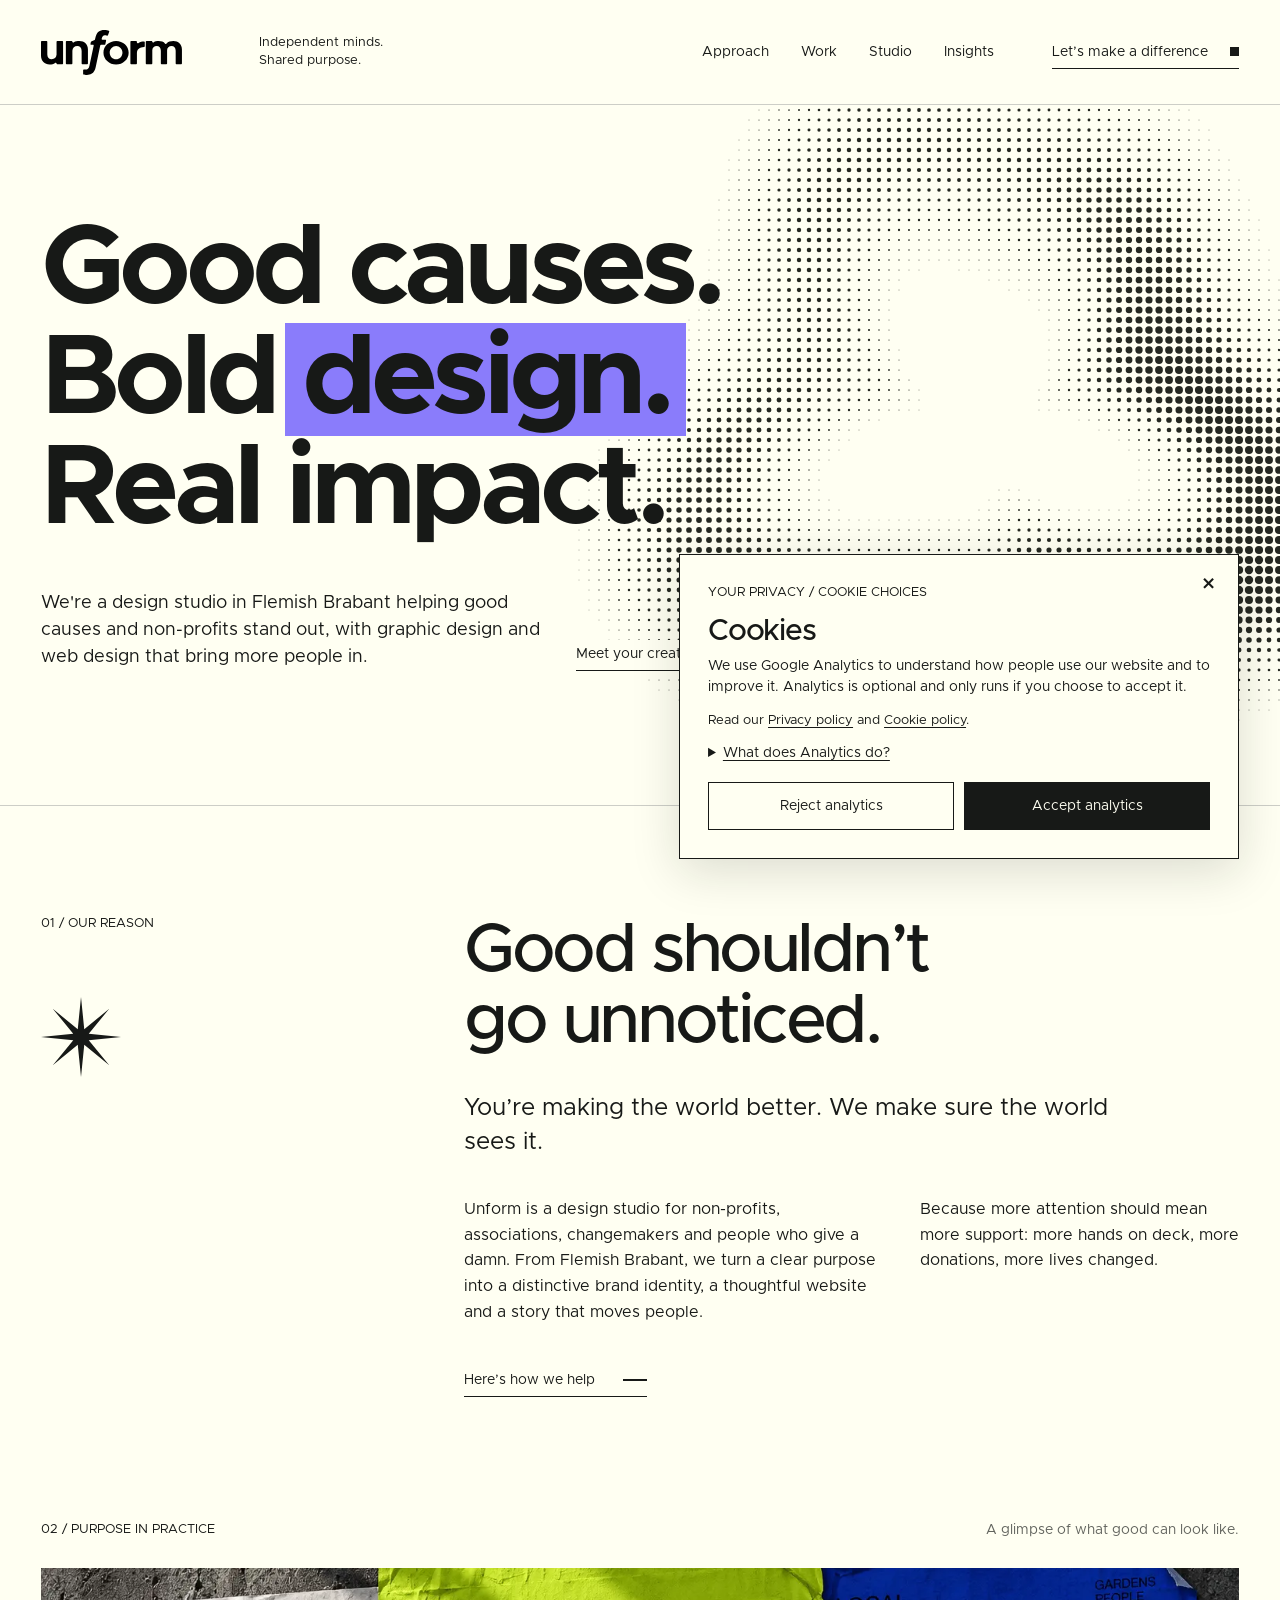
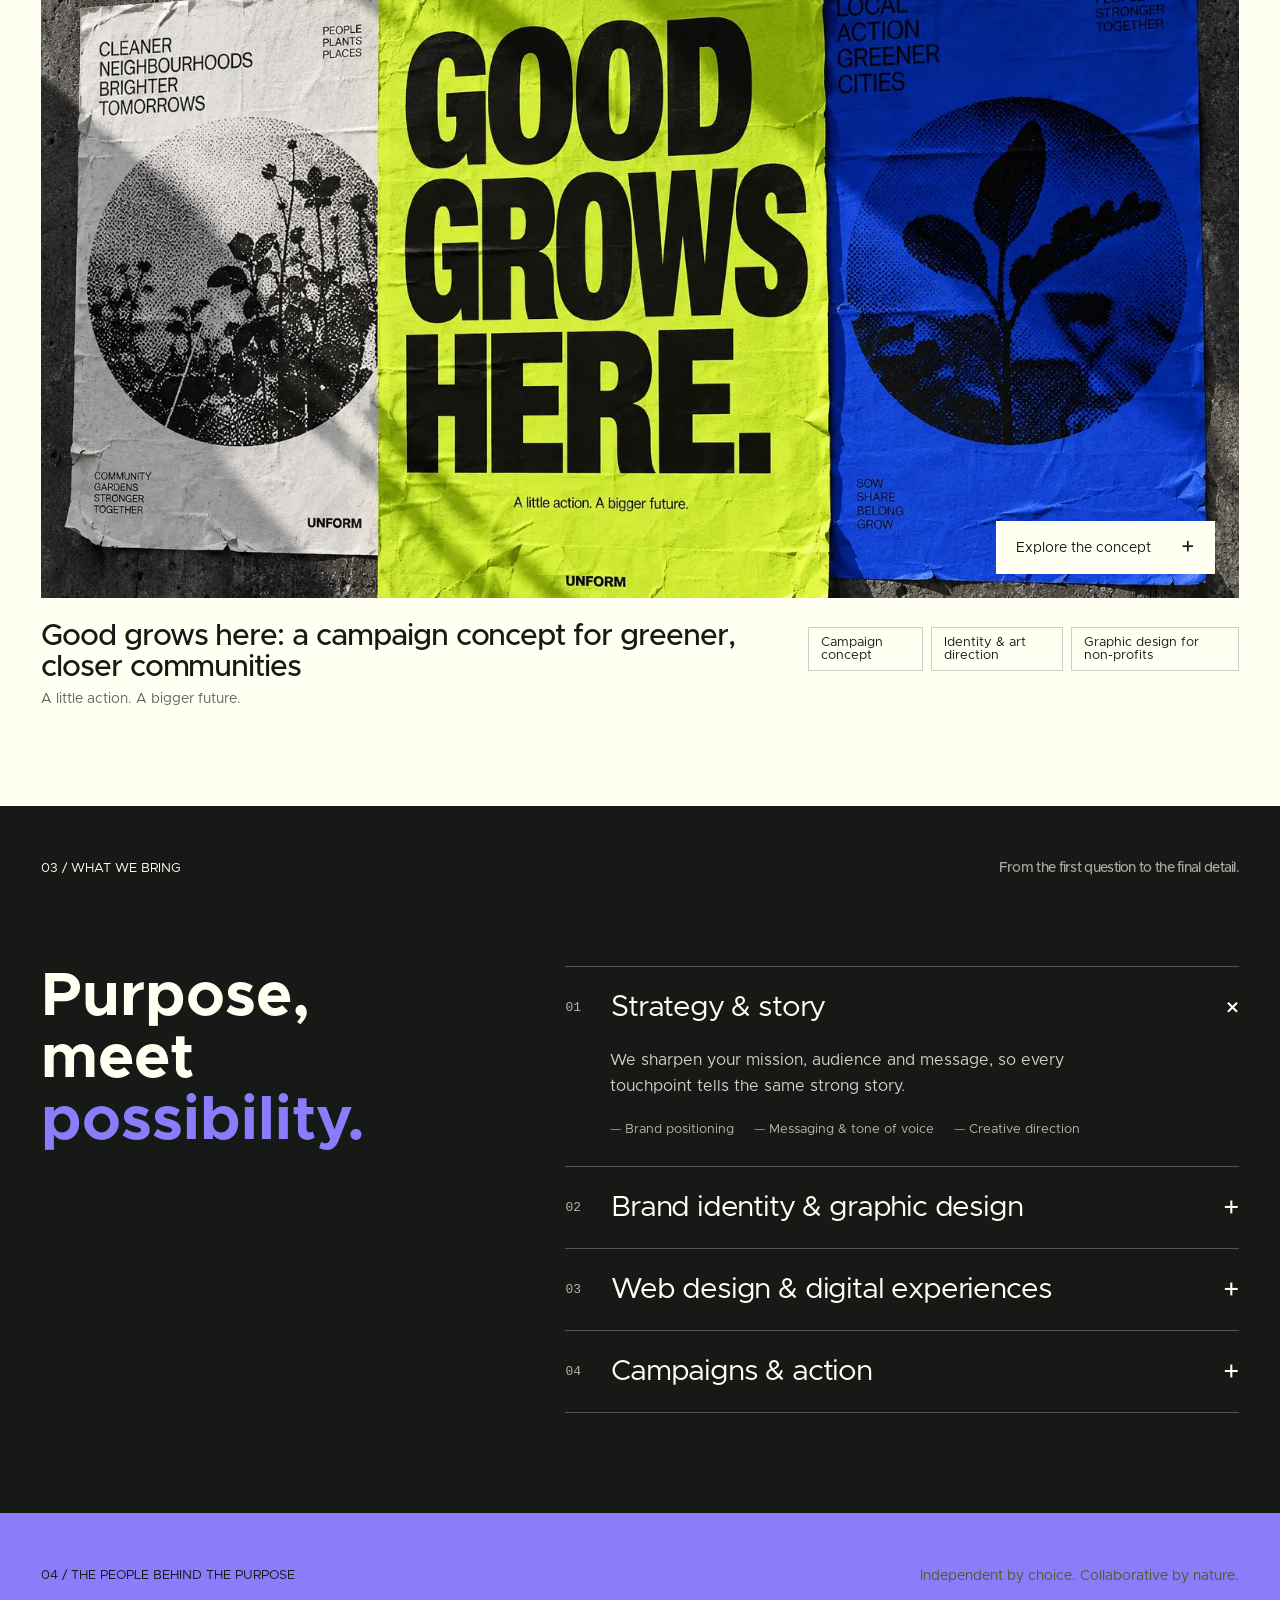
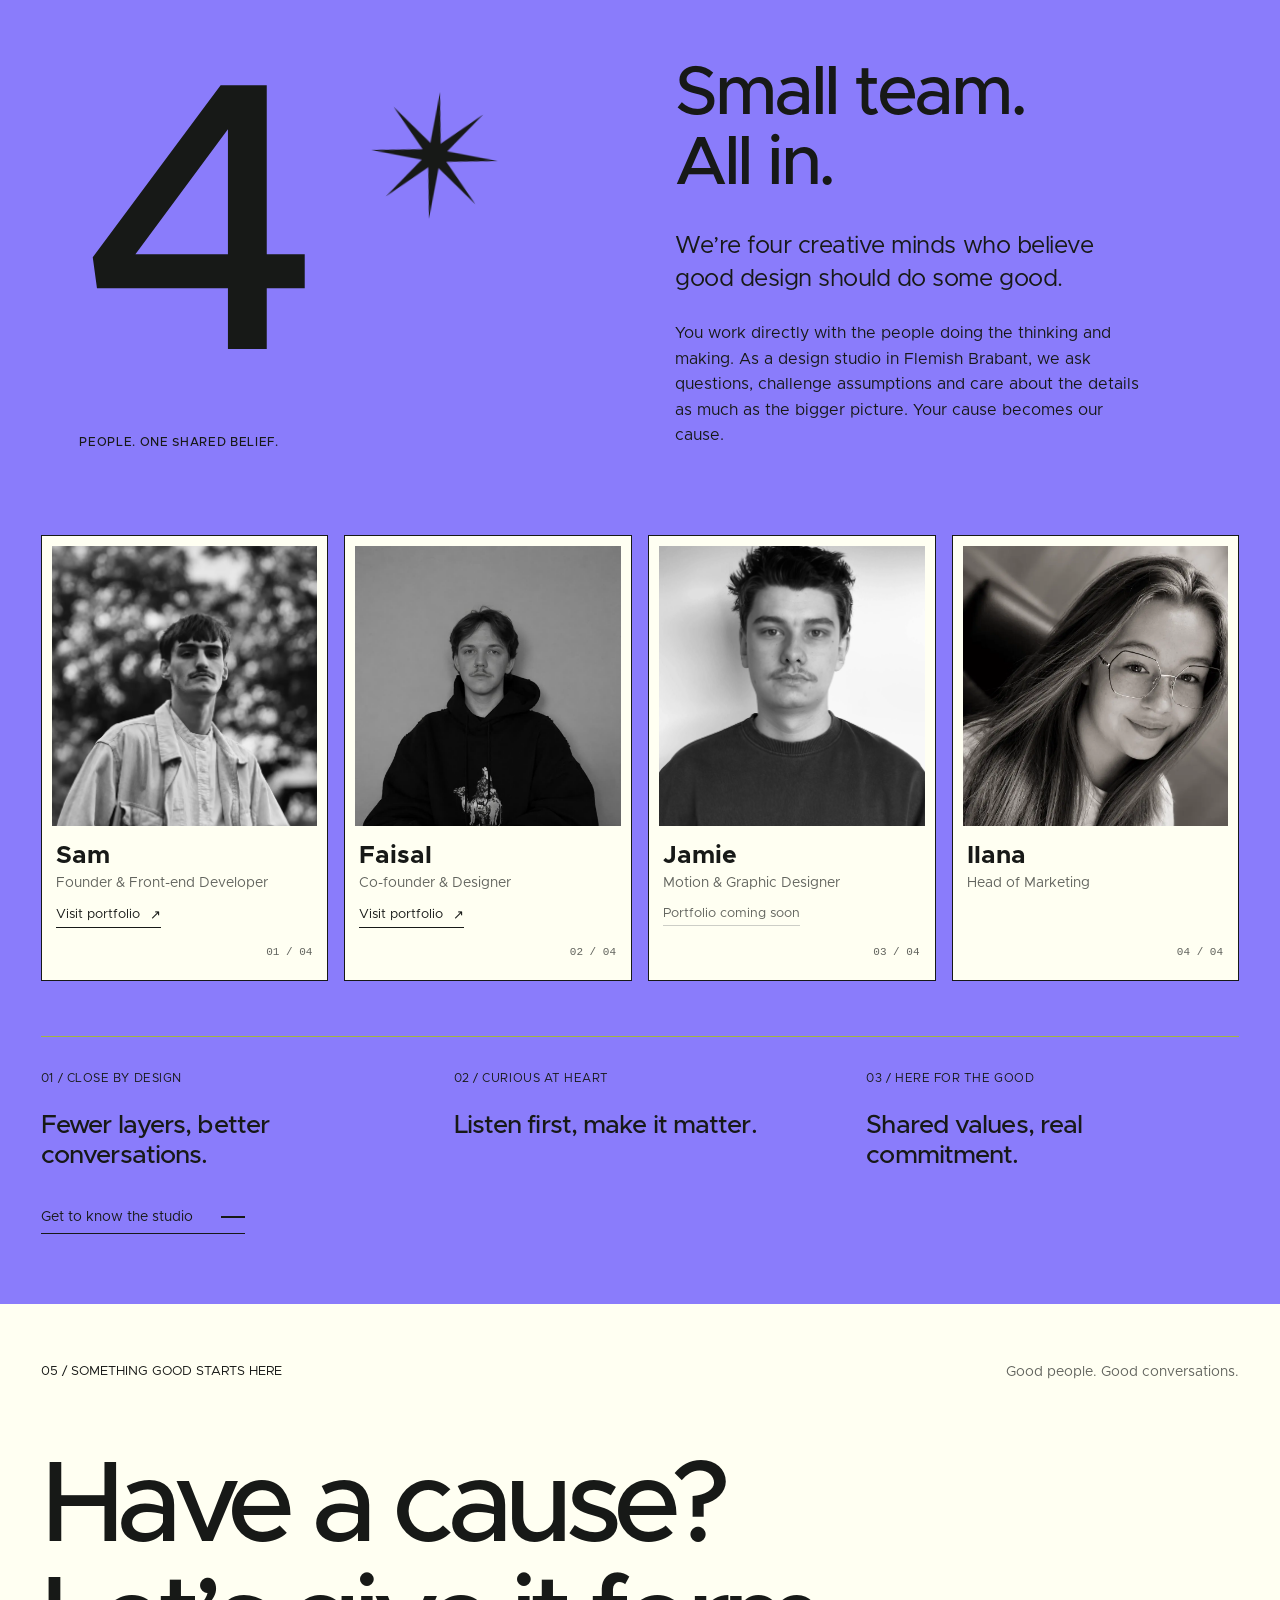
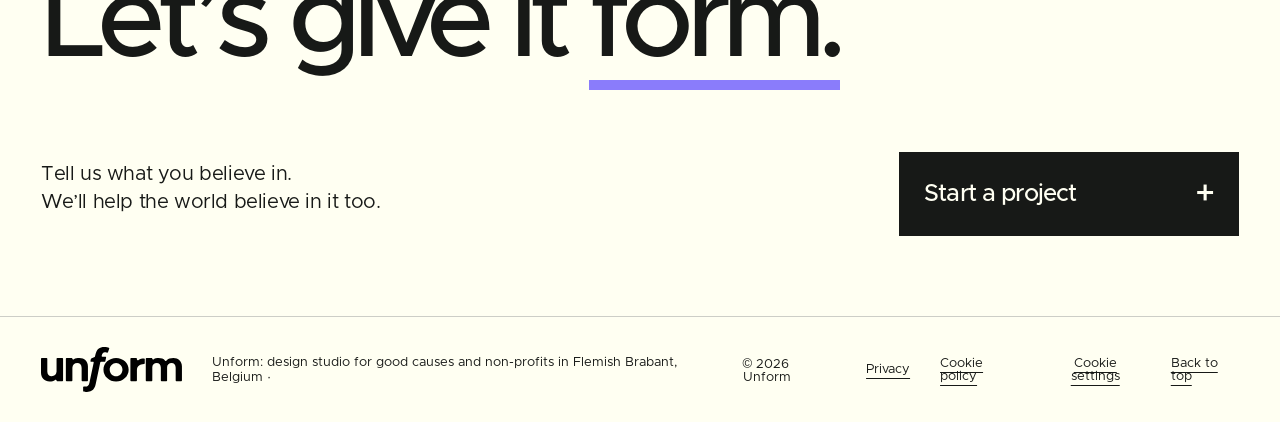
<file: index.html>
<!doctype html>
<html lang="en">
  <head>
    <meta charset="UTF-8">
    <meta name="viewport" content="width=device-width, initial-scale=1">
    <link rel="canonical" href="https://www.unform.be/">
    <meta name="theme-color" content="#e3ff55">
    <meta
      name="description"
      content="Unform is a design studio in Flemish Brabant, Belgium for non-profits and good causes. Graphic design, web design and branding that make your mission seen."
    >
    <title>Unform | Design Studio for Non-Profits in Flemish Brabant</title>
    <meta
       name="description"
       content="Unform is a design studio in Flemish Brabant helping non-profits and good causes with branding, graphic design, web design and campaigns."
    >
    <script type="application/ld+json">
      {
        "@context": "https://schema.org",
        "@type": "Organization",
        "name": "Unform",
        "description": "Design studio for non-profits and good causes in Flemish Brabant, Belgium.",
        "areaServed": {
          "@type": "AdministrativeArea",
          "name": "Flemish Brabant, Belgium"
        },
        "knowsAbout": [
          "Graphic design",
          "Web design",
          "Branding",
          "Non-profit organizations"
        ]
      }
    </script>
    <meta property="og:type" content="website">
    <meta property="og:url" content="https://www.unform.be/">
    <meta property="og:title" content="Unform — Design Studio for Non-Profits">
    <meta
      property="og:description"
      content="Good causes. Bold design. Real impact. Branding, graphic design and digital experiences for organisations that make a difference."
    >
    <meta property="og:image" content="https://www.unform.be/assets/og-image.jpg">
    <meta name="twitter:card" content="summary_large_image">
    <meta name="twitter:title" content="Unform — Design Studio for Non-Profits">
    <meta
      name="twitter:description"
      content="Good causes. Bold design. Real impact. Branding, graphic design and digital experiences for organisations that make a difference."
    >
    <meta name="twitter:image" content="https://www.unform.be/assets/og-image.jpg">
    <link
      rel="icon"
      type="image/svg+xml"
      href="data:image/svg+xml,%3Csvg xmlns='http://www.w3.org/2000/svg' viewBox='0 0 64 64'%3E%3Cpath fill='%238a7cfb' d='M0 0h64v64H0z'/%3E%3Cpath fill='none' stroke='%23171717' stroke-width='10' d='M18 16v22a14 14 0 0028 0V16'/%3E%3C/svg%3E"
    >
    <link rel="stylesheet" href="styles.css">
    <script src="preloader.js" defer></script>
    <script src="vendor/gsap.min.js" defer></script>
    <script src="vendor/ScrollTrigger.min.js" defer></script>
    <script src="analytics-consent.js" defer></script>
    <script src="site-nav.js" defer></script>
    <script src="app.js" defer></script>
  </head>
  <body>
    <div class="preloader" data-preloader role="status" aria-label="Loading Unform" aria-live="polite">
      <iframe
        src="https://lottie.host/embed/dc4b40cc-952a-4566-b94a-00b2e052068a/jyqnhdgjk2.lottie"
        title="Unform loading animation"
        aria-hidden="true"
        tabindex="-1"
      ></iframe>
    </div>
    <a class="skip-link" href="#main">Skip to content</a>

    <header class="header wrap">
      <a class="wordmark" href="#" aria-label="Unform home">
        <img src="assets/logo-wordmark.svg" alt="Unform" width="180" height="58">
      </a>

      <div class="header-note">Independent minds.<br>Shared purpose.</div>

      <nav aria-label="Main navigation">
        <a href="#approach">Approach</a>
        <a href="projects.html">Work</a>
        <a href="studio.html">Studio</a>
        <a href="blog.html">Insights</a>
      </nav>

      <a class="contact-link" href="#contact">
        Let’s make a difference<span class="tiny-square" aria-hidden="true"></span>
      </a>

      <button class="menu-toggle" aria-expanded="false" aria-controls="mobile-nav">
        Menu <span aria-hidden="true">+</span>
      </button>
    </header>

    <nav id="mobile-nav" class="mobile-nav" aria-label="Mobile navigation" hidden>
      <a href="#approach">Approach</a>
      <a href="projects.html">Work</a>
      <a href="studio.html">Studio</a>
      <a href="blog.html">Insights</a>
      <a href="#contact">Let’s talk</a>
    </nav>

    <main id="main">
      <section class="hero wrap" aria-labelledby="hero-title">
        <div class="hero-art">
          <canvas id="halftone" aria-hidden="true"></canvas>
        </div>

        <h1 id="hero-title">
          <span class="headline-line">Good causes.</span>
          <span class="headline-line">Bold <span class="headline-emphasis">design.</span></span>
          <span class="headline-line final-line">
            Real impact<span class="period">.</span>
          </span>
        </h1>

        <div class="hero-bottom">
          <p>
            We're a design studio in Flemish Brabant helping good causes and non-profits stand out, with graphic design and web design that bring more people in.
          </p>

          <a href="#approach" class="text-link">
            Meet your creative partners <span class="link-rule" aria-hidden="true"></span>
          </a>

          <button id="motion-toggle" class="art-control" aria-pressed="false">
            <span class="control-icon" aria-hidden="true">Ⅱ</span>
            <span class="control-label">Pause motion</span>
          </button>
        </div>

      </section>

      <section id="approach" class="mission wrap">
        <div class="section-label">
          01 / OUR REASON<span class="section-symbol" aria-hidden="true"></span>
        </div>

        <div class="reveal">
          <h2>
            Good shouldn’t<br>
            go unnoticed.
          </h2>

          <p>You’re making the world better. We make sure the world sees it.</p>

          <div class="mission-copy">
            <p>
              Unform is a design studio for non-profits, associations, changemakers and people who give a damn. From Flemish Brabant, we turn a clear purpose into a distinctive brand identity, a thoughtful website and a story that moves people.
            </p>
            <p>
              Because more attention should mean more support: more hands on deck, more donations, more lives changed.
            </p>
          </div>

          <a class="text-link" href="#services">
            Here’s how we help <span class="link-rule" aria-hidden="true"></span>
          </a>
        </div>
      </section>

      <section id="work" class="work wrap">
        <div class="section-heading">
          <span class="section-label">02 / PURPOSE IN PRACTICE</span>
          <span class="small-note">A glimpse of what good can look like.</span>
        </div>

        <button class="project-image" aria-haspopup="dialog" data-open-project>
          <img
            src="assets/good-grows.webp"
            alt="Three posters from the \"Good grows here\" campaign: graphic design for a community garden and local greening initiative"
            width="1536"
            height="1024"
            loading="lazy"
          >
          <span class="project-badge">
            Explore the concept <span aria-hidden="true">+</span>
          </span>
        </button>

        <div class="project-caption">
          <div>
            <h2>Good grows here: a campaign concept for greener, closer communities</h2>
            <p>A little action. A bigger future.</p>
          </div>

          <div class="project-tags">
            <span>Campaign concept</span>
            <span>Identity &amp; art direction</span>
            <span>Graphic design for non-profits</span>
          </div>
        </div>
      </section>

      <section id="services" class="services wrap">
        <div class="section-heading">
          <span class="section-label">03 / WHAT WE BRING</span>
          <h2 class="small-note section-title">From the first question to the final detail.</h2>
        </div>

        <div class="services-layout">
          <h3>
            Purpose,<br>
            meet<br>
            <span class="accent-text">possibility.</span>
          </h3>

          <div class="service-list">
            <details class="service" data-cursor-icon="assets/Strategy.svg" open>
              <summary>
                <span class="service-number">01</span>
                <span>Strategy &amp; story</span>
                <span class="plus" aria-hidden="true">+</span>
              </summary>

              <div class="service-content">
                <p>
                  We sharpen your mission, audience and message, so every touchpoint tells the same strong story.
                </p>
                <ul>
                  <li>Brand positioning</li>
                  <li>Messaging &amp; tone of voice</li>
                  <li>Creative direction</li>
                </ul>
              </div>
            </details>

            <details class="service" data-cursor-icon="assets/identity.svg">
              <summary>
                <span class="service-number">02</span>
                <span>Brand identity &amp; graphic design</span>
                <span class="plus" aria-hidden="true">+</span>
              </summary>

              <div class="service-content">
                <p>
                  Logo, colour, typography and visual language that fit your non-profit and stick in people's minds.
                </p>
                <ul>
                  <li>Visual identity</li>
                  <li>Design systems</li>
                  <li>Brand guidelines &amp; templates</li>
                </ul>
              </div>
            </details>

            <details class="service" data-cursor-icon="assets/experience.svg">
              <summary>
                <span class="service-number">03</span>
                <span>Web design &amp; digital experiences</span>
                <span class="plus" aria-hidden="true">+</span>
              </summary>

              <div class="service-content">
                <p>
                  Clear, accessible websites for non-profits that turn visitors into volunteers, members and donors.
                </p>
                <ul>
                  <li>Web design &amp; development</li>
                  <li>User experience</li>
                  <li>Accessible digital design</li>
                </ul>
              </div>
            </details>

            <details class="service" data-cursor-icon="assets/Clapper.svg">
              <summary>
                <span class="service-number">04</span>
                <span>Campaigns &amp; action</span>
                <span class="plus" aria-hidden="true">+</span>
              </summary>

              <div class="service-content">
                <p>
                  Graphic design and campaigns for fundraising, awareness and events, online and on the street.
                </p>
                <ul>
                  <li>Campaign concepts</li>
                  <li>Art direction &amp; motion</li>
                  <li>Print &amp; social toolkits</li>
                </ul>
              </div>
            </details>
          </div>
        </div>
      </section>

      <section id="studio" class="studio wrap">
        <div class="section-heading">
          <span class="section-label">04 / THE PEOPLE BEHIND THE PURPOSE</span>
          <span class="small-note">Independent by choice. Collaborative by nature.</span>
        </div>

        <div class="studio-main">
          <div class="team-count" aria-label="Four people">
            4<span class="count-star" aria-hidden="true"></span>
            <span class="count-caption">PEOPLE. ONE SHARED BELIEF.</span>
          </div>

          <div class="studio-copy reveal">
            <h2>
              Small team.<br>
              All in.
            </h2>
            <p>We’re four creative minds who believe good design should do some good.</p>
            <p class="body-copy">
              You work directly with the people doing the thinking and making. As a design studio in Flemish Brabant, we ask questions, challenge assumptions and care about the details as much as the bigger picture. Your cause becomes our cause.
            </p>
          </div>
        </div>

        <div class="team-grid" aria-label="Meet the team">
          <article class="team-card">
            <img class="team-portrait" src="assets/Sam.webp" alt="Sam, founder and front-end developer at Unform">
            <div class="team-card-copy">
              <h3>Sam</h3>
              <p>Founder &amp; Front-end Developer</p>
              <a class="team-portfolio" href="https://hyenathedesigner.be" target="_blank" rel="noopener noreferrer">
                Visit portfolio <span aria-hidden="true">↗</span>
              </a>
            </div>
            <span class="team-index">01 / 04</span>
          </article>

          <article class="team-card">
            <img class="team-portrait" src="assets/Faisal.jpg" alt="Faisal, co-founder and designer at Unform">
            <div class="team-card-copy">
              <h3>Faisal</h3>
              <p>Co-founder &amp; Designer</p>
              <a class="team-portfolio" href="https://yungfuzzzz.github.io/portfolio" target="_blank" rel="noopener noreferrer">
                Visit portfolio <span aria-hidden="true">↗</span>
              </a>
            </div>
            <span class="team-index">02 / 04</span>
          </article>

          <article class="team-card">
            <img class="team-portrait" src="assets/Jamie.webp" alt="Jamie, motion and graphic designer at Unform">
            <div class="team-card-copy">
              <h3>Jamie</h3>
              <p>Motion &amp; Graphic Designer</p>
              <button class="team-portfolio" type="button" disabled>Portfolio coming soon</button>
            </div>
            <span class="team-index">03 / 04</span>
          </article>

          <article class="team-card">
            <img class="team-portrait" src="assets/Ilana.webp" alt="Ilana, Head of Marketing at Unform">
            <div class="team-card-copy">
              <h3>Ilana</h3>
              <p>Head of Marketing</p>
            </div>
            <span class="team-index">04 / 04</span>
          </article>
        </div>

        <div class="principles">
          <div>
            <span>01 / CLOSE BY DESIGN</span>
            <h3>
              Fewer layers, better conversations.
            </h3>
          </div>

          <div>
            <span>02 / CURIOUS AT HEART</span>
            <h3>
              Listen first, make it matter.
            </h3>
          </div>

          <div>
            <span>03 / HERE FOR THE GOOD</span>
            <h3>
              Shared values, real commitment.
            </h3>
          </div>
        </div>

        <a class="text-link studio-preview-link" href="studio.html">
          Get to know the studio <span class="link-rule" aria-hidden="true"></span>
        </a>
      </section>

      <section id="contact" class="contact wrap">
        <div class="section-heading">
          <span class="section-label">05 / SOMETHING GOOD STARTS HERE</span>
          <span class="small-note">Good people. Good conversations.</span>
        </div>

        <h2 class="reveal">
          Have a cause?<br>
          Let’s give it <span>form.</span>
        </h2>

        <div class="contact-bottom">
          <p>
            Tell us what you believe in.<br>
            We’ll help the world believe in it too.
          </p>
          <button class="project-cta" data-open-brief>
            Start a project <span aria-hidden="true">+</span>
          </button>
        </div>
      </section>
    </main>

    <footer class="footer wrap">
      <a class="wordmark" href="#" aria-label="Unform back to top">
        <img src="assets/logo-wordmark.svg" alt="Unform" width="180" height="58">
      </a>
      <span>Unform: design studio for good causes and non-profits in Flemish Brabant, Belgium &middot;</span>
      <span>© <span id="year">2026</span> Unform</span>
      <a class="footer-link" href="privacy-policy.html">Privacy</a>
      <a class="footer-link" href="cookie-policy.html">Cookie policy</a>
      <button class="footer-link" type="button" data-open-cookie-settings>Cookie settings</button>
      <a href="#">Back to top</a>
    </footer>

    <section id="cookie-banner" class="cookie-banner" aria-labelledby="cookie-title" hidden>
      <button class="cookie-close" type="button" data-close-cookie-banner aria-label="Close cookie notice">
        ×
      </button>
      <div class="cookie-copy">
        <span class="section-label">YOUR PRIVACY / COOKIE CHOICES</span>
        <h2 id="cookie-title">Cookies</h2>
        <p>
          We use Google Analytics to understand how people use our website and to improve it.
          Analytics is optional and only runs if you choose to accept it.
        </p>
        <p class="cookie-policy-links">
          Read our <a href="privacy-policy.html">Privacy policy</a> and
          <a href="cookie-policy.html">Cookie policy</a>.
        </p>
        <details class="cookie-details">
          <summary>What does Analytics do?</summary>
          <p>
            Google Analytics 4 is provided by Google LLC. It measures things such as pages viewed,
            device information, approximate location and interactions with this website. No
            Analytics cookies or requests are made before you accept. You can change or withdraw
            your choice at any time using Cookie settings below.
          </p>
        </details>
        <p id="cookie-status" class="cookie-status" role="status" aria-live="polite"></p>
      </div>
      <div class="cookie-actions">
        <button class="cookie-button cookie-reject" type="button" data-cookie-choice="denied">
          Reject analytics
        </button>
        <button class="cookie-button cookie-accept" type="button" data-cookie-choice="granted">
          Accept analytics
        </button>
      </div>
    </section>

    <div id="service-cursor-icon" class="service-cursor-icon" aria-hidden="true"></div>

    <dialog id="project-dialog" aria-labelledby="project-title">
      <button class="dialog-close" aria-label="Close campaign concept">×</button>
      <span class="section-label">UNFORM / SELF-INITIATED EXPLORATION</span>
      <h2 id="project-title">Good grows here.</h2>
      <img
        src="assets/good-grows.webp"
        alt="Good Grows Here community garden campaign concept"
        width="1536"
        height="1024"
      >

      <div class="case-description">
        <p>
          A campaign concept that makes small, local actions feel part of something bigger.
          Built around community gardens and the people who bring them to life.
        </p>
        <p>
          Big typography creates an immediate invitation. Botanical halftones bring nature into an
          unmistakably graphic identity. A simple toolkit carries the idea from a street poster to a
          social post.
        </p>
        <p class="case-note">An independent creative exploration by Unform.</p>
      </div>

      <button class="solid-button" data-project-to-brief>
        Let’s create something for your cause
      </button>
    </dialog>

    <dialog id="brief-dialog" aria-labelledby="brief-title">
      <button class="dialog-close" aria-label="Close project brief">×</button>
      <span class="section-label">LET’S GET TO KNOW YOUR CAUSE</span>
      <h2 id="brief-title">
        Good starts<br>
        with a conversation.
      </h2>

      <p class="dialog-intro">
        A few thoughts to get us started. Download your brief and keep it ready for our first
        conversation.
      </p>

      <form id="brief-form">
        <label>
          Your name
          <input
            name="name"
            autocomplete="name"
            required
            placeholder="What should we call you?"
            maxlength="100"
          >
        </label>

        <label>
          Organisation
          <input
            name="organisation"
            autocomplete="organization"
            required
            placeholder="Who are you making a difference with?"
            maxlength="160"
          >
        </label>

        <label>
          Where can we help?
          <select name="service">
            <option>Let’s figure it out together</option>
            <option>Strategy &amp; story</option>
            <option>Brand &amp; identity</option>
            <option>Digital experiences</option>
            <option>Campaigns &amp; action</option>
          </select>
        </label>

        <label>
          What are you hoping to change?
          <textarea
            name="purpose"
            rows="3"
            required
            placeholder="Tell us about your cause and what you have in mind."
            maxlength="5000"
          ></textarea>
        </label>

        <button class="solid-button" type="submit">Download project brief</button>
        <p class="form-note">Your answers stay in your browser. Nothing is sent.</p>
        <p id="brief-status" role="status"></p>
      </form>
    </dialog>
  </body>
</html>
</file>
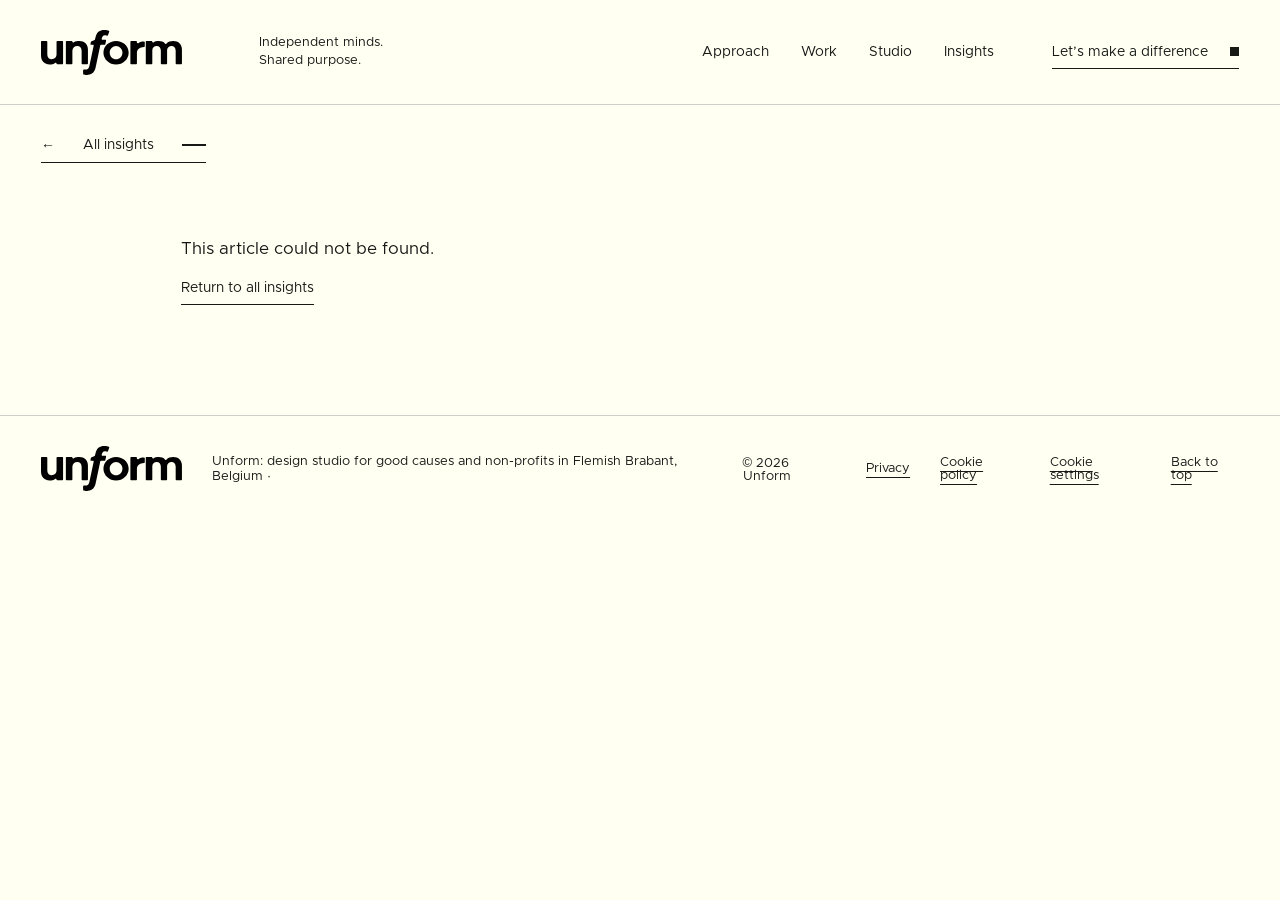
<file: article.html>
<!doctype html>
<html lang="en">
  <head>
    <meta charset="UTF-8">
    <meta name="viewport" content="width=device-width, initial-scale=1">
    <meta name="theme-color" content="#e3ff55">
    <meta name="description" content="Ideas on design, communications and digital experiences for non-profits and good causes, from Unform Design Studio.">
    <link rel="canonical" href="https://www.unform.be/article.html">
    <link rel="stylesheet" href="styles.css">
    <script src="analytics-consent.js" defer></script>
    <script src="site-nav.js" defer></script>
    <script src="blog.js" defer></script>
    <title>Article | Unform Design Studio</title>
  </head>
  <body class="blog-page article-page">
    <a class="skip-link" href="#main">Skip to content</a>

    <header class="header wrap">
      <a class="wordmark" href="/" aria-label="Unform home">
        <img src="assets/logo-wordmark.svg" alt="Unform" width="180" height="58">
      </a>
      <div class="header-note">Independent minds.<br>Shared purpose.</div>
      <nav aria-label="Main navigation">
        <a href="/#approach">Approach</a>
        <a href="projects.html">Work</a>
        <a href="studio.html">Studio</a>
        <a href="blog.html" aria-current="page">Insights</a>
      </nav>
      <a class="contact-link" href="/#contact">
        Let’s make a difference<span class="tiny-square" aria-hidden="true"></span>
      </a>
      <button class="menu-toggle" aria-expanded="false" aria-controls="mobile-nav">
        Menu <span aria-hidden="true">+</span>
      </button>
    </header>

    <nav id="mobile-nav" class="mobile-nav" aria-label="Mobile navigation" hidden>
      <a href="/#approach">Approach</a>
      <a href="projects.html">Work</a>
      <a href="studio.html">Studio</a>
      <a href="blog.html" aria-current="page">Insights</a>
      <a href="/#contact">Let’s talk</a>
    </nav>

    <main id="main">
      <div class="article-back wrap">
        <a class="text-link" href="blog.html"><span aria-hidden="true">←</span> All insights <span class="link-rule" aria-hidden="true"></span></a>
      </div>
      <article class="article-content wrap" id="article-content" aria-live="polite">
        <p class="section-label">Loading article</p>
      </article>
    </main>

    <footer class="footer wrap">
      <a class="wordmark" href="/" aria-label="Unform home">
        <img src="assets/logo-wordmark.svg" alt="Unform" width="180" height="58">
      </a>
      <span>Unform: design studio for good causes and non-profits in Flemish Brabant, Belgium &middot;</span>
      <span>© <span id="year">2026</span> Unform</span>
      <a class="footer-link" href="privacy-policy.html">Privacy</a>
      <a class="footer-link" href="cookie-policy.html">Cookie policy</a>
      <a class="footer-link" href="/#cookie-settings">Cookie settings</a>
      <a href="#">Back to top</a>
    </footer>
  </body>
</html>
</file>
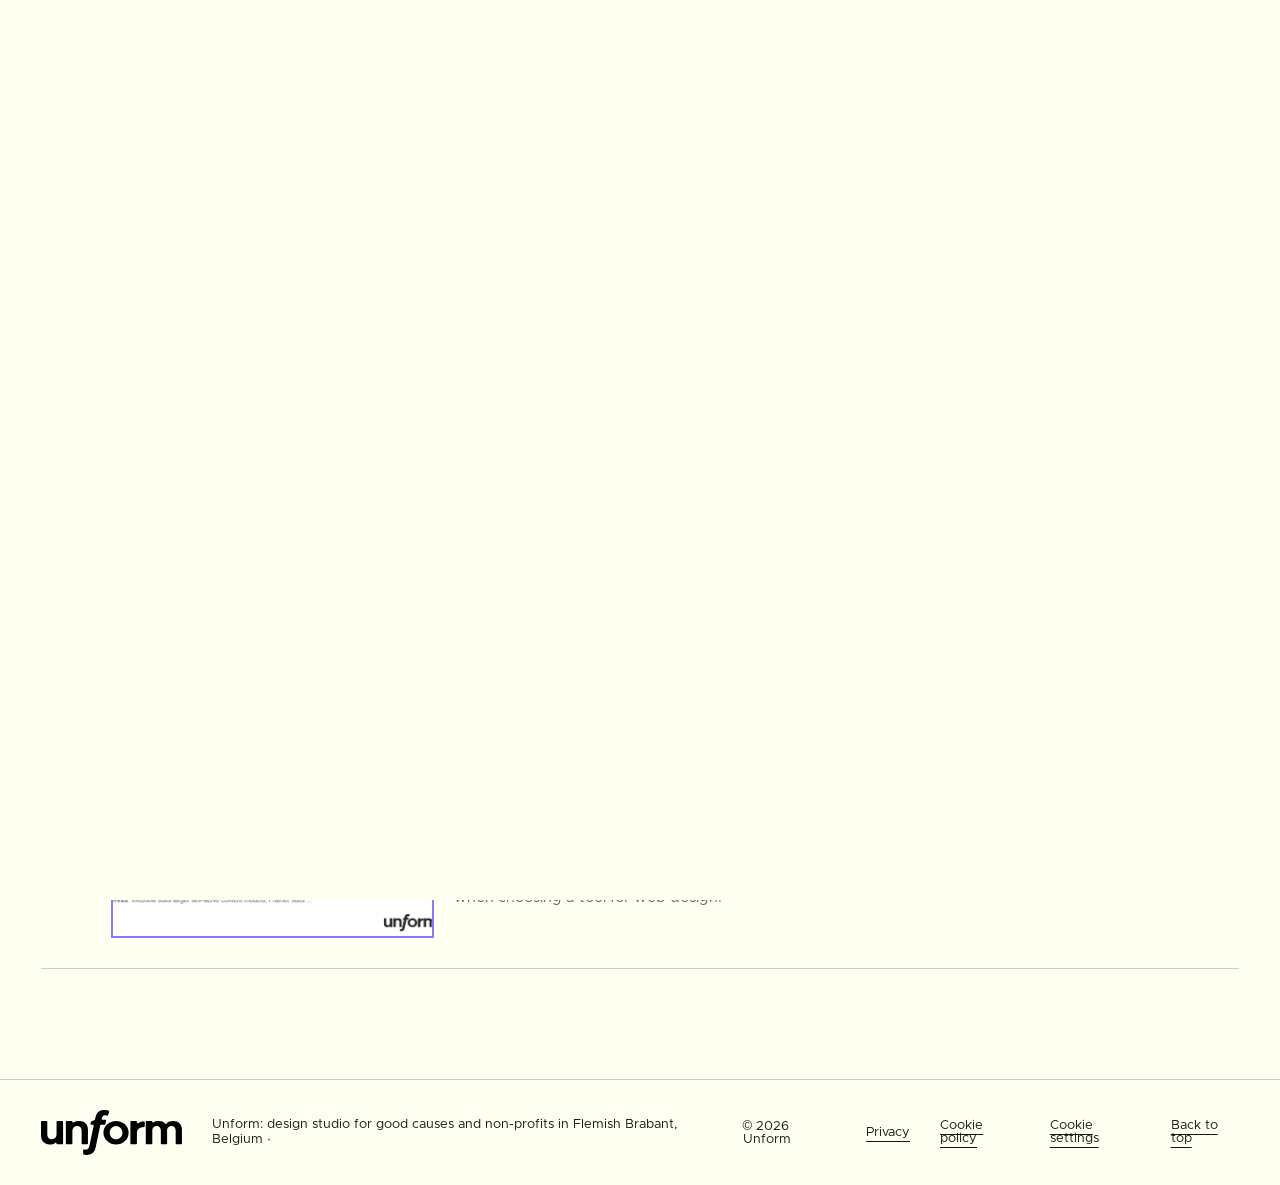
<file: blog.html>
<!doctype html>
<html lang="en">
  <head>
    <meta charset="UTF-8">
    <meta name="viewport" content="width=device-width, initial-scale=1">
    <meta name="theme-color" content="#e3ff55">
    <meta name="description" content="Ideas on design, communications and digital experiences for non-profits and good causes, from Unform Design Studio.">
    <link rel="canonical" href="https://www.unform.be/blog.html">
    <link rel="stylesheet" href="styles.css">
    <script src="preloader.js" defer></script>
    <script src="analytics-consent.js" defer></script>
    <script src="site-nav.js" defer></script>
    <script src="blog.js" defer></script>
    <title>Insights | Unform Design Studio</title>
  </head>
  <body class="blog-page">
    <div class="preloader" data-preloader role="status" aria-label="Loading Unform" aria-live="polite">
      <iframe
        src="https://lottie.host/embed/dc4b40cc-952a-4566-b94a-00b2e052068a/jyqnhdgjk2.lottie"
        title="Unform loading animation"
        aria-hidden="true"
        tabindex="-1"
      ></iframe>
    </div>
    <a class="skip-link" href="#main">Skip to content</a>

    <header class="header wrap">
      <a class="wordmark" href="/" aria-label="Unform home">
        <img src="assets/logo-wordmark.svg" alt="Unform" width="180" height="58">
      </a>
      <div class="header-note">Independent minds.<br>Shared purpose.</div>
      <nav aria-label="Main navigation">
        <a href="/#approach">Approach</a>
        <a href="projects.html">Work</a>
        <a href="studio.html">Studio</a>
        <a href="blog.html" aria-current="page">Insights</a>
      </nav>
      <a class="contact-link" href="/#contact">
        Let’s make a difference<span class="tiny-square" aria-hidden="true"></span>
      </a>
      <button class="menu-toggle" aria-expanded="false" aria-controls="mobile-nav">
        Menu <span aria-hidden="true">+</span>
      </button>
    </header>

    <nav id="mobile-nav" class="mobile-nav" aria-label="Mobile navigation" hidden>
      <a href="/#approach">Approach</a>
      <a href="projects.html">Work</a>
      <a href="studio.html">Studio</a>
      <a href="blog.html" aria-current="page">Insights</a>
      <a href="/#contact">Let’s talk</a>
    </nav>

    <main id="main">
      <section class="projects-intro blog-intro wrap" aria-labelledby="blog-title">
        <div class="projects-intro-top">
          <span class="section-label">UNFORM / INSIGHTS</span>
          <span class="section-label">IDEAS FOR GOOD WORK</span>
        </div>
        <div class="projects-intro-content">
          <h1 id="blog-title">Good ideas.<br><span>Shared.</span></h1>
          <div class="projects-intro-note">
            <span class="index-mark">[U—04]</span>
            <p>Notes on making good causes clearer, more recognisable and easier to support.</p>
            <a class="text-link" href="#articles">Read the latest <span class="link-rule" aria-hidden="true"></span></a>
          </div>
        </div>
        <div class="projects-intro-foot">
          <span>BRAND STRATEGY</span>
          <span>COMMUNICATIONS</span>
          <span>DIGITAL EXPERIENCES</span>
        </div>
      </section>

      <section id="articles" class="blog-list wrap" aria-labelledby="articles-title">
        <div class="section-heading">
          <span class="section-label">01 / THE JOURNAL</span>
          <span class="small-note" id="article-count" aria-live="polite">Loading articles</span>
        </div>
        <h2 id="articles-title" class="visually-hidden">All articles</h2>
        <div class="article-list" id="article-list" aria-live="polite"></div>
      </section>
    </main>

    <footer class="footer wrap">
      <a class="wordmark" href="/" aria-label="Unform home">
        <img src="assets/logo-wordmark.svg" alt="Unform" width="180" height="58">
      </a>
      <span>Unform: design studio for good causes and non-profits in Flemish Brabant, Belgium &middot;</span>
      <span>© <span id="year">2026</span> Unform</span>
      <a class="footer-link" href="privacy-policy.html">Privacy</a>
      <a class="footer-link" href="cookie-policy.html">Cookie policy</a>
      <a class="footer-link" href="/#cookie-settings">Cookie settings</a>
      <a href="#">Back to top</a>
    </footer>
  </body>
</html>
</file>
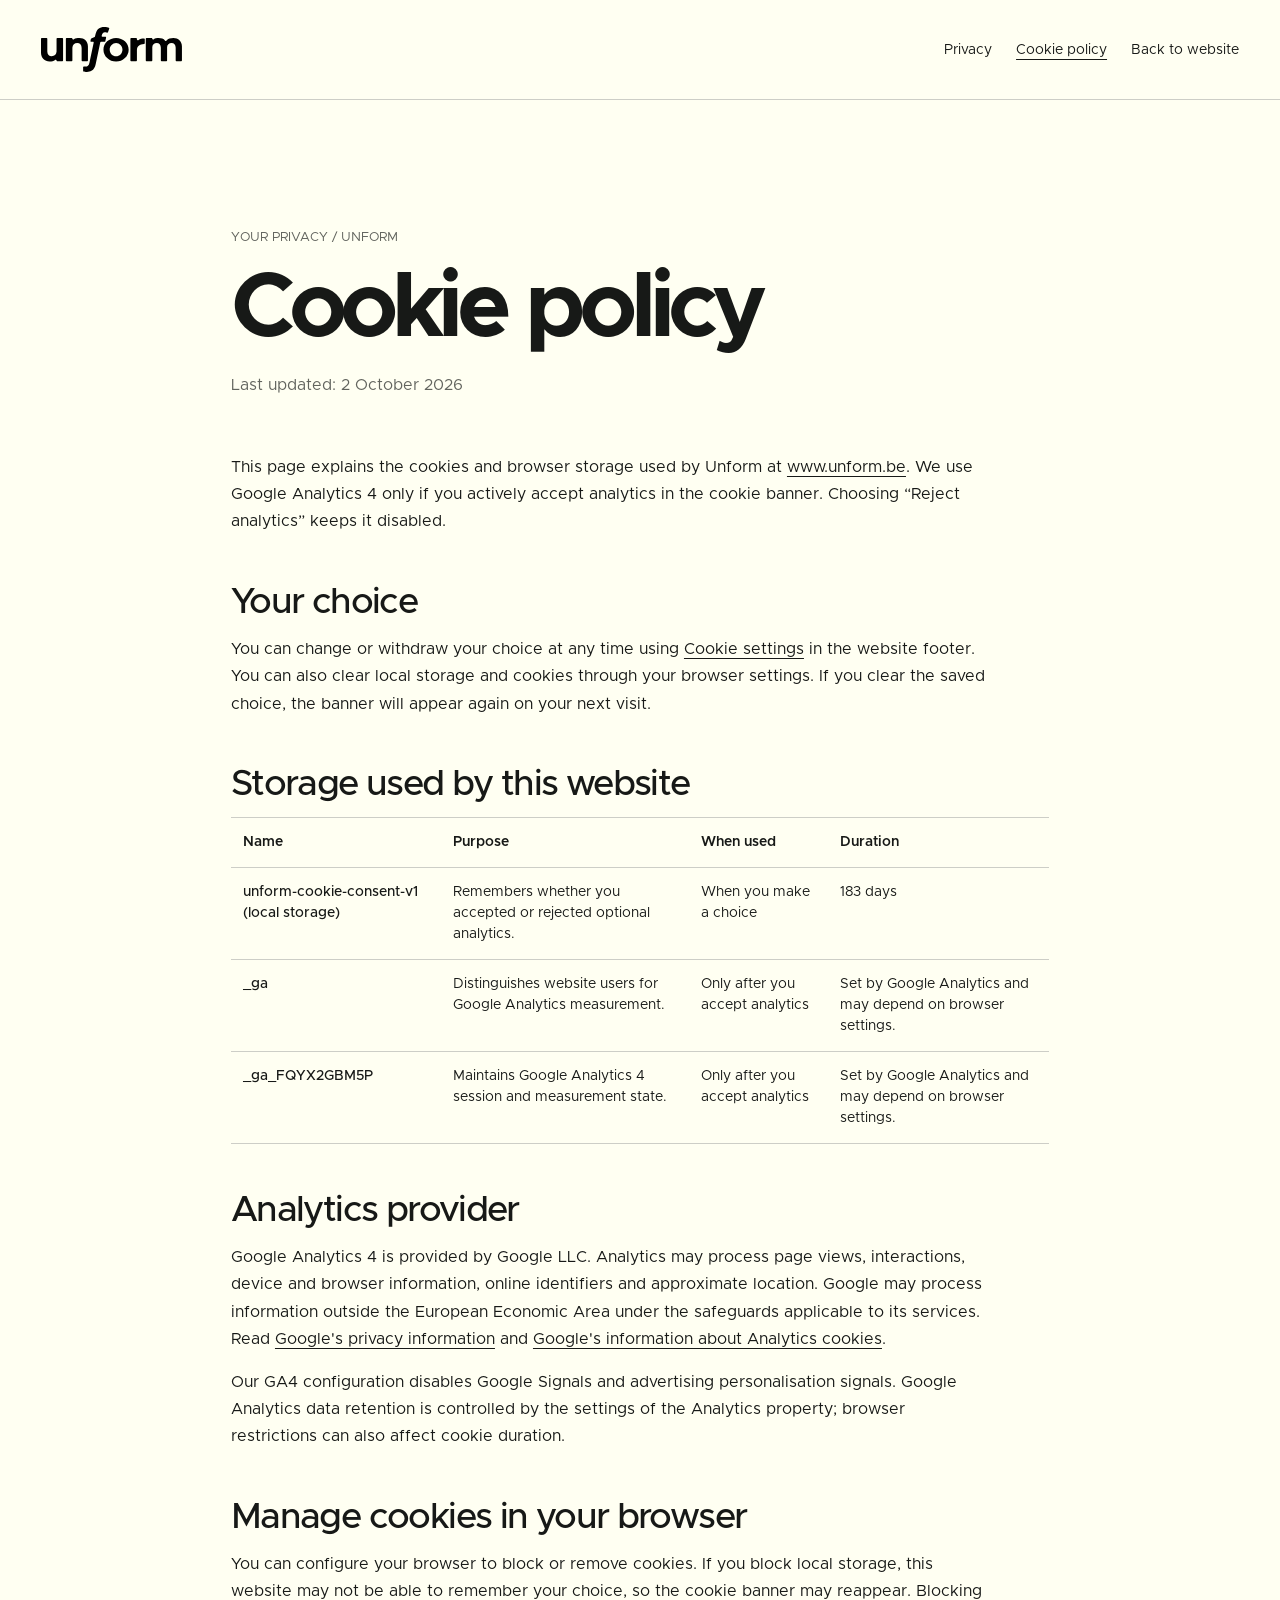
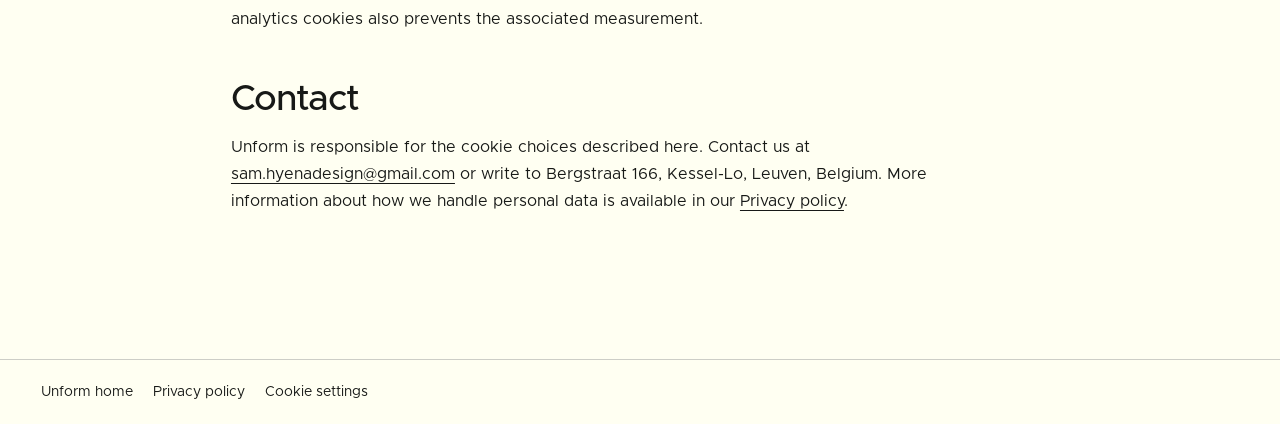
<file: cookie-policy.html>
<!doctype html>
<html lang="en">
  <head>
    <meta charset="UTF-8">
    <meta name="viewport" content="width=device-width, initial-scale=1">
    <meta name="theme-color" content="#e3ff55">
    <meta
      name="description"
      content="Find out which cookies and browser storage Unform uses and how to change your analytics choice."
    >
    <link rel="canonical" href="https://www.unform.be/cookie-policy.html">
    <link rel="stylesheet" href="styles.css">
    <script src="analytics-consent.js" defer></script>
    <title>Cookie policy | Unform</title>
  </head>
  <body>
    <header class="policy-site-header wrap">
      <a class="wordmark" href="/" aria-label="Unform home">
        <img src="assets/logo-wordmark.svg" alt="Unform" width="180" height="58">
      </a>
      <nav class="policy-nav" aria-label="Policy navigation">
        <a href="privacy-policy.html">Privacy</a>
        <a href="cookie-policy.html" aria-current="page">Cookie policy</a>
        <a href="/">Back to website</a>
      </nav>
    </header>

    <main class="policy-content wrap">
      <span class="section-label">YOUR PRIVACY / UNFORM</span>
      <h1>Cookie policy</h1>
      <p class="policy-updated">Last updated: 2 October 2026</p>

      <p>
        This page explains the cookies and browser storage used by Unform at
        <a href="https://www.unform.be/">www.unform.be</a>. We use Google Analytics 4 only if you
        actively accept analytics in the cookie banner. Choosing “Reject analytics” keeps it
        disabled.
      </p>

      <h2>Your choice</h2>
      <p>
        You can change or withdraw your choice at any time using
        <a href="/#cookie-settings">Cookie settings</a> in the website footer. You can also clear
        local storage and cookies through your browser settings. If you clear the saved choice,
        the banner will appear again on your next visit.
      </p>

      <h2>Storage used by this website</h2>
      <div class="policy-table-wrap">
        <table class="policy-table">
          <thead>
            <tr>
              <th scope="col">Name</th>
              <th scope="col">Purpose</th>
              <th scope="col">When used</th>
              <th scope="col">Duration</th>
            </tr>
          </thead>
          <tbody>
            <tr>
              <th scope="row">unform-cookie-consent-v1 (local storage)</th>
              <td>Remembers whether you accepted or rejected optional analytics.</td>
              <td>When you make a choice</td>
              <td>183 days</td>
            </tr>
            <tr>
              <th scope="row">_ga</th>
              <td>Distinguishes website users for Google Analytics measurement.</td>
              <td>Only after you accept analytics</td>
              <td>Set by Google Analytics and may depend on browser settings.</td>
            </tr>
            <tr>
              <th scope="row">_ga_FQYX2GBM5P</th>
              <td>Maintains Google Analytics 4 session and measurement state.</td>
              <td>Only after you accept analytics</td>
              <td>Set by Google Analytics and may depend on browser settings.</td>
            </tr>
          </tbody>
        </table>
      </div>

      <h2>Analytics provider</h2>
      <p>
        Google Analytics 4 is provided by Google LLC. Analytics may process page views,
        interactions, device and browser information, online identifiers and approximate
        location. Google may process information outside the European Economic Area under the
        safeguards applicable to its services. Read
        <a href="https://policies.google.com/privacy" target="_blank" rel="noopener noreferrer">Google's privacy information</a>
        and
        <a href="https://support.google.com/analytics/answer/11397207?hl=en" target="_blank" rel="noopener noreferrer">Google's information about Analytics cookies</a>.
      </p>
      <p>
        Our GA4 configuration disables Google Signals and advertising personalisation signals.
        Google Analytics data retention is controlled by the settings of the Analytics property;
        browser restrictions can also affect cookie duration.
      </p>

      <h2>Manage cookies in your browser</h2>
      <p>
        You can configure your browser to block or remove cookies. If you block local storage,
        this website may not be able to remember your choice, so the cookie banner may reappear.
        Blocking analytics cookies also prevents the associated measurement.
      </p>

      <h2>Contact</h2>
      <p>
        Unform is responsible for the cookie choices described here. Contact us at
        <a href="mailto:sam.hyenadesign@gmail.com">sam.hyenadesign@gmail.com</a> or write to
        Bergstraat 166, Kessel-Lo, Leuven, Belgium. More information about how we handle personal
        data is available in our <a href="privacy-policy.html">Privacy policy</a>.
      </p>
    </main>

    <footer class="policy-footer wrap">
      <a href="/">Unform home</a>
      <a href="privacy-policy.html">Privacy policy</a>
      <a href="/#cookie-settings">Cookie settings</a>
    </footer>
  </body>
</html>
</file>
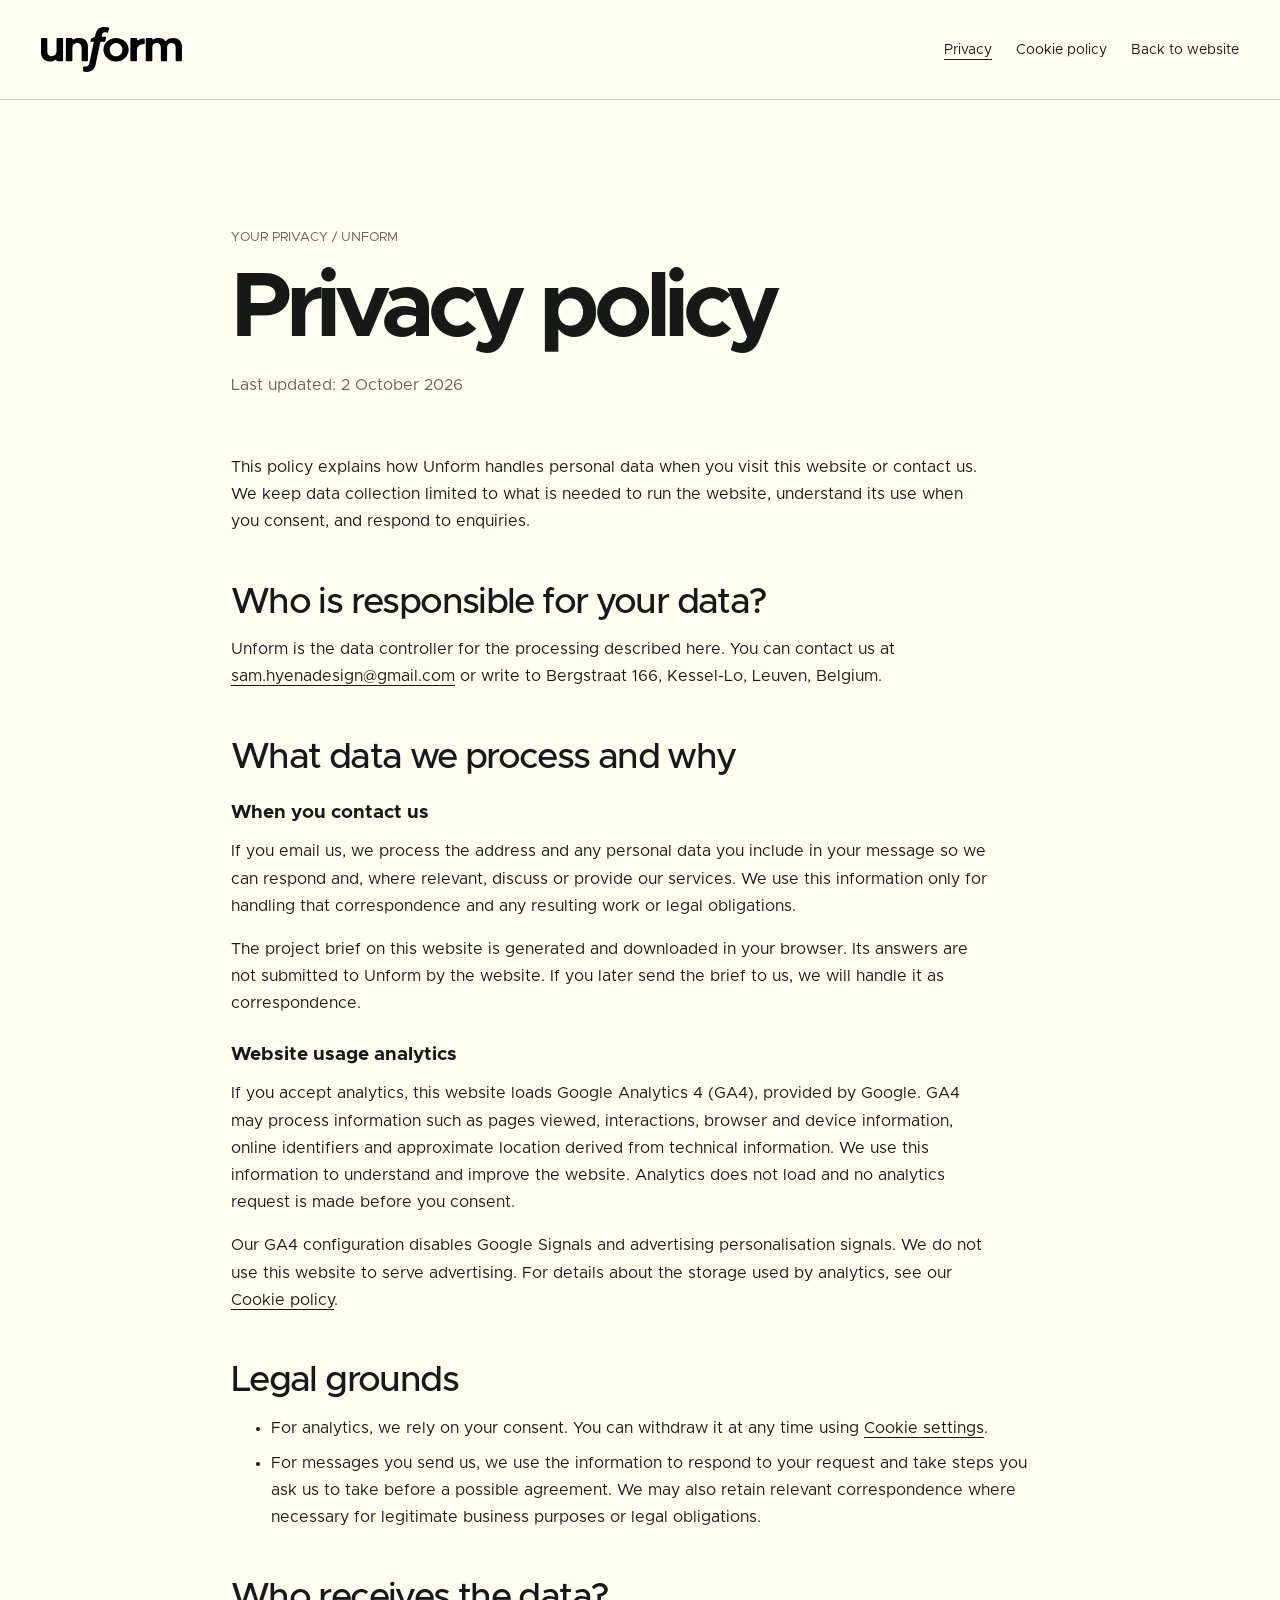
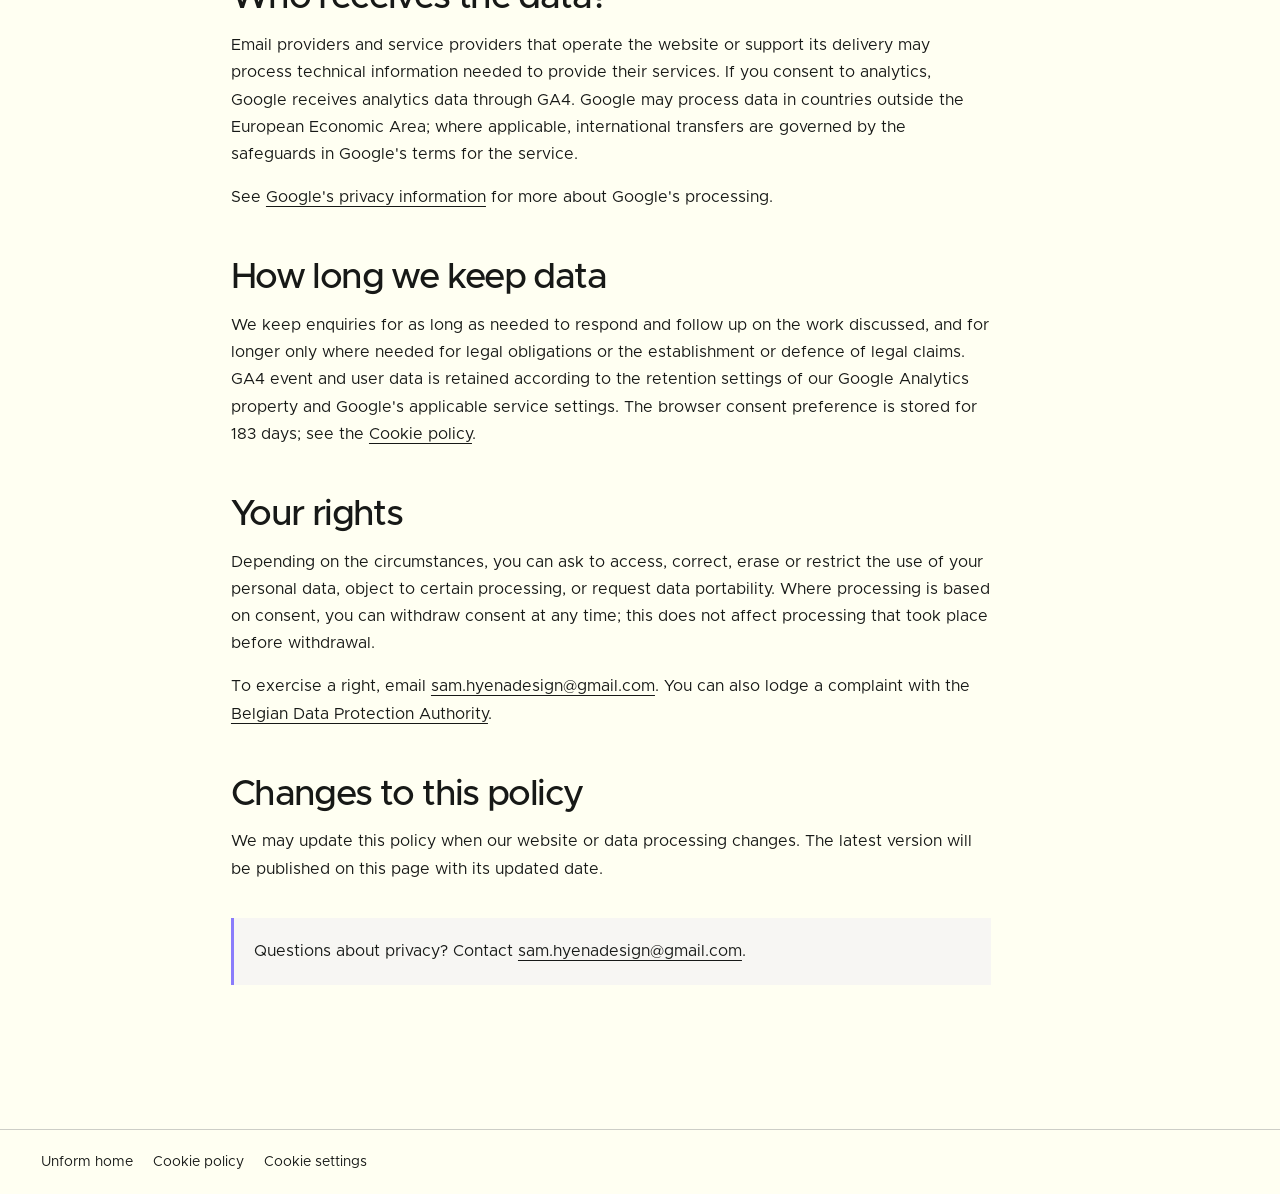
<file: privacy-policy.html>
<!doctype html>
<html lang="en">
  <head>
    <meta charset="UTF-8">
    <meta name="viewport" content="width=device-width, initial-scale=1">
    <meta name="theme-color" content="#e3ff55">
    <meta
      name="description"
      content="Read how Unform handles personal data when you visit our website or contact our design studio."
    >
    <link rel="canonical" href="https://www.unform.be/privacy-policy.html">
    <link rel="stylesheet" href="styles.css">
    <script src="analytics-consent.js" defer></script>
    <title>Privacy policy | Unform</title>
  </head>
  <body>
    <header class="policy-site-header wrap">
      <a class="wordmark" href="/" aria-label="Unform home">
        <img src="assets/logo-wordmark.svg" alt="Unform" width="180" height="58">
      </a>
      <nav class="policy-nav" aria-label="Policy navigation">
        <a href="privacy-policy.html" aria-current="page">Privacy</a>
        <a href="cookie-policy.html">Cookie policy</a>
        <a href="/">Back to website</a>
      </nav>
    </header>

    <main class="policy-content wrap">
      <span class="section-label">YOUR PRIVACY / UNFORM</span>
      <h1>Privacy policy</h1>
      <p class="policy-updated">Last updated: 2 October 2026</p>

      <p>
        This policy explains how Unform handles personal data when you visit this website or
        contact us. We keep data collection limited to what is needed to run the website,
        understand its use when you consent, and respond to enquiries.
      </p>

      <h2>Who is responsible for your data?</h2>
      <p>
        Unform is the data controller for the processing described here. You can contact us at
        <a href="mailto:sam.hyenadesign@gmail.com">sam.hyenadesign@gmail.com</a> or write to
        Bergstraat 166, Kessel-Lo, Leuven, Belgium.
      </p>

      <h2>What data we process and why</h2>
      <h3>When you contact us</h3>
      <p>
        If you email us, we process the address and any personal data you include in your message
        so we can respond and, where relevant, discuss or provide our services. We use this
        information only for handling that correspondence and any resulting work or legal
        obligations.
      </p>
      <p>
        The project brief on this website is generated and downloaded in your browser. Its answers
        are not submitted to Unform by the website. If you later send the brief to us, we will
        handle it as correspondence.
      </p>

      <h3>Website usage analytics</h3>
      <p>
        If you accept analytics, this website loads Google Analytics 4 (GA4), provided by Google.
        GA4 may process information such as pages viewed, interactions, browser and device
        information, online identifiers and approximate location derived from technical
        information. We use this information to understand and improve the website. Analytics
        does not load and no analytics request is made before you consent.
      </p>
      <p>
        Our GA4 configuration disables Google Signals and advertising personalisation signals.
        We do not use this website to serve advertising. For details about the storage used by
        analytics, see our <a href="cookie-policy.html">Cookie policy</a>.
      </p>

      <h2>Legal grounds</h2>
      <ul>
        <li>
          For analytics, we rely on your consent. You can withdraw it at any time using
          <a href="/#cookie-settings">Cookie settings</a>.
        </li>
        <li>
          For messages you send us, we use the information to respond to your request and take
          steps you ask us to take before a possible agreement. We may also retain relevant
          correspondence where necessary for legitimate business purposes or legal obligations.
        </li>
      </ul>

      <h2>Who receives the data?</h2>
      <p>
        Email providers and service providers that operate the website or support its delivery
        may process technical information needed to provide their services. If you consent to
        analytics, Google receives analytics data through GA4. Google may process data in
        countries outside the European Economic Area; where applicable, international transfers
        are governed by the safeguards in Google's terms for the service.
      </p>
      <p>
        See <a href="https://policies.google.com/privacy" target="_blank" rel="noopener noreferrer">Google's privacy information</a>
        for more about Google's processing.
      </p>

      <h2>How long we keep data</h2>
      <p>
        We keep enquiries for as long as needed to respond and follow up on the work discussed,
        and for longer only where needed for legal obligations or the establishment or defence
        of legal claims. GA4 event and user data is retained according to the retention settings
        of our Google Analytics property and Google's applicable service settings. The browser
        consent preference is stored for 183 days; see the
        <a href="cookie-policy.html">Cookie policy</a>.
      </p>

      <h2>Your rights</h2>
      <p>
        Depending on the circumstances, you can ask to access, correct, erase or restrict the
        use of your personal data, object to certain processing, or request data portability.
        Where processing is based on consent, you can withdraw consent at any time; this does
        not affect processing that took place before withdrawal.
      </p>
      <p>
        To exercise a right, email
        <a href="mailto:sam.hyenadesign@gmail.com">sam.hyenadesign@gmail.com</a>. You can also
        lodge a complaint with the
        <a href="https://www.dataprotectionauthority.be/" target="_blank" rel="noopener noreferrer">Belgian Data Protection Authority</a>.
      </p>

      <h2>Changes to this policy</h2>
      <p>
        We may update this policy when our website or data processing changes. The latest
        version will be published on this page with its updated date.
      </p>

      <p class="policy-callout">
        Questions about privacy? Contact
        <a href="mailto:sam.hyenadesign@gmail.com">sam.hyenadesign@gmail.com</a>.
      </p>
    </main>

    <footer class="policy-footer wrap">
      <a href="/">Unform home</a>
      <a href="cookie-policy.html">Cookie policy</a>
      <a href="/#cookie-settings">Cookie settings</a>
    </footer>
  </body>
</html>
</file>
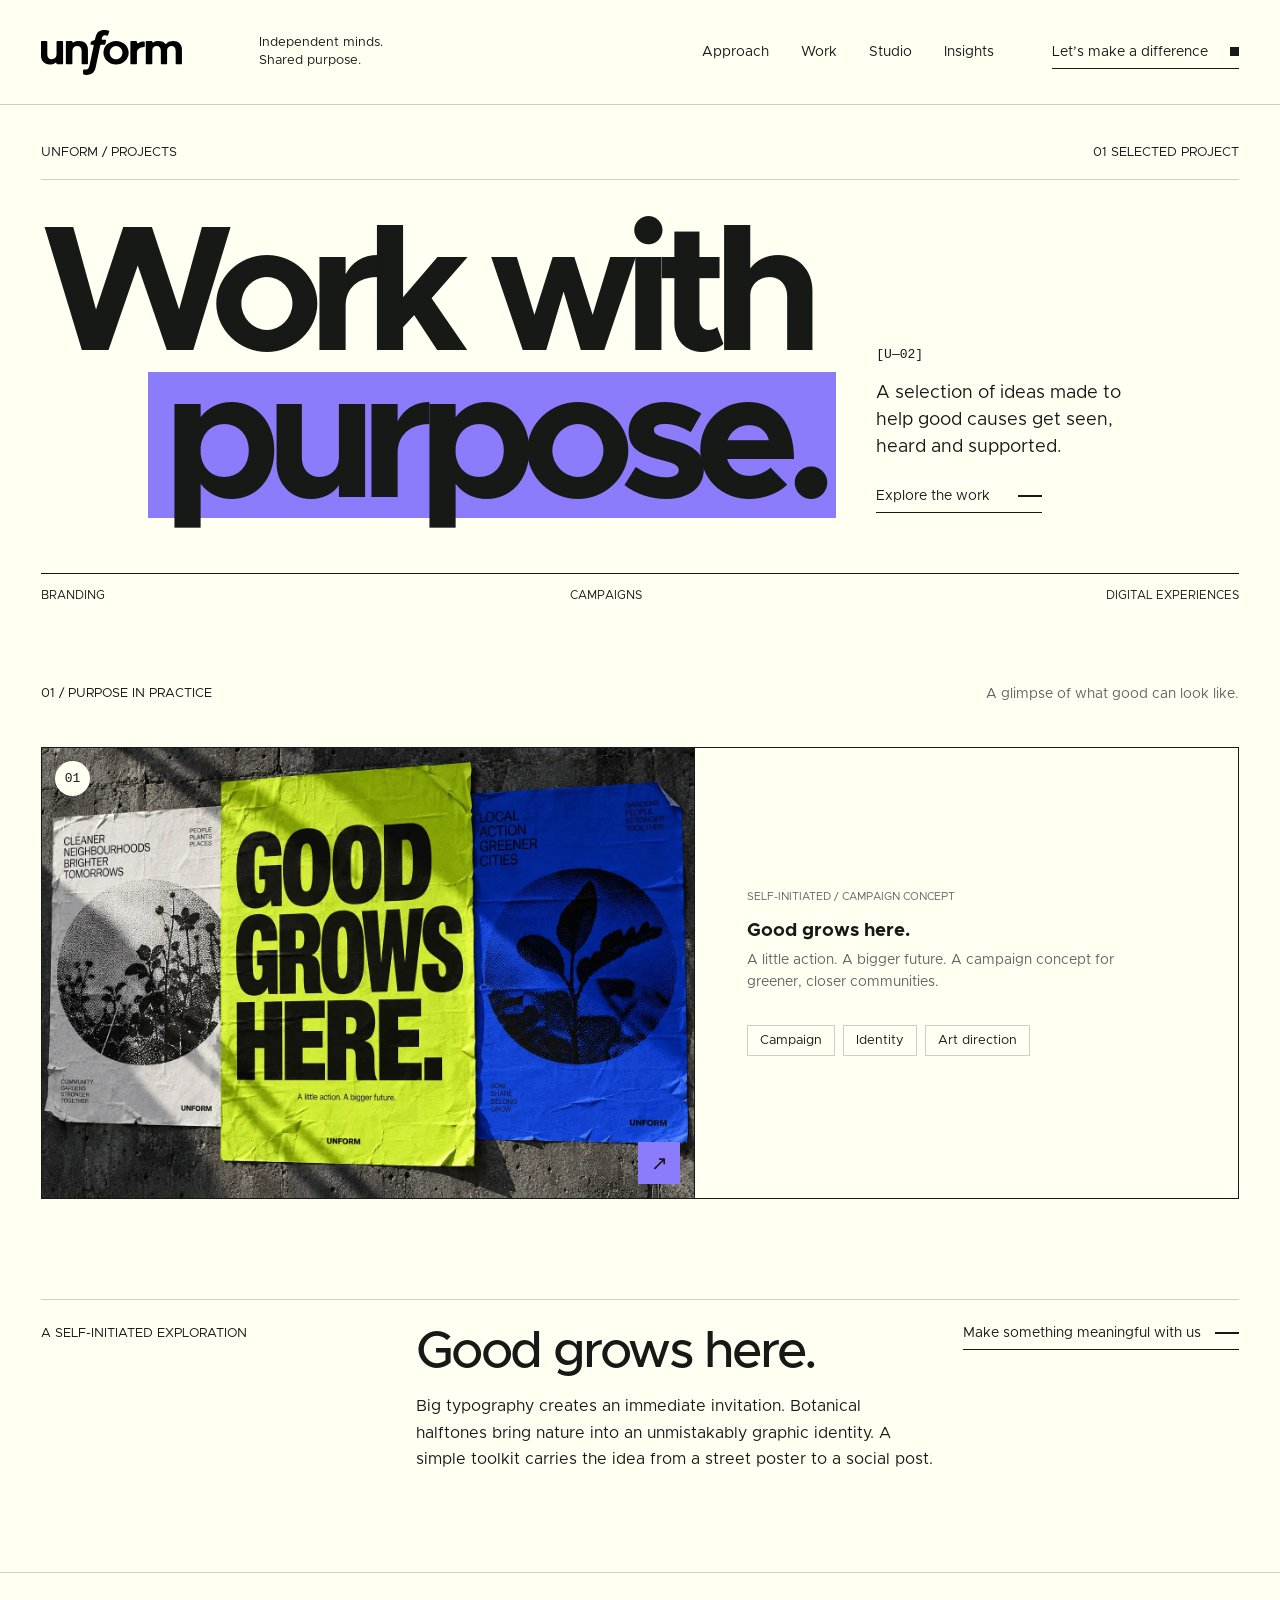
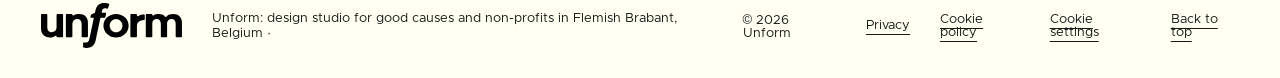
<file: projects.html>
<!doctype html>
<html lang="en">
  <head>
    <meta charset="UTF-8">
    <meta name="viewport" content="width=device-width, initial-scale=1">
    <meta name="theme-color" content="#e3ff55">
    <meta
      name="description"
      content="Explore Good grows here, an independent campaign concept by Unform for greener, closer communities."
    >
    <link rel="canonical" href="https://www.unform.be/projects.html">
    <link rel="stylesheet" href="styles.css">
    <script src="analytics-consent.js" defer></script>
    <script src="site-nav.js" defer></script>
    <title>Projects | Unform Design Studio</title>
  </head>
  <body class="projects-page">
    <a class="skip-link" href="#main">Skip to content</a>

    <header class="header wrap">
      <a class="wordmark" href="/" aria-label="Unform home">
        <img src="assets/logo-wordmark.svg" alt="Unform" width="180" height="58">
      </a>

      <div class="header-note">Independent minds.<br>Shared purpose.</div>

      <nav aria-label="Main navigation">
        <a href="/#approach">Approach</a>
        <a href="projects.html" aria-current="page">Work</a>
        <a href="studio.html">Studio</a>
        <a href="blog.html">Insights</a>
      </nav>

      <a class="contact-link" href="/#contact">
        Let’s make a difference<span class="tiny-square" aria-hidden="true"></span>
      </a>

      <button class="menu-toggle" aria-expanded="false" aria-controls="mobile-nav">
        Menu <span aria-hidden="true">+</span>
      </button>
    </header>

    <nav id="mobile-nav" class="mobile-nav" aria-label="Mobile navigation" hidden>
      <a href="/#approach">Approach</a>
      <a href="projects.html" aria-current="page">Work</a>
      <a href="studio.html">Studio</a>
      <a href="blog.html">Insights</a>
      <a href="/#contact">Let’s talk</a>
    </nav>

    <main id="main">
      <section class="projects-intro wrap" aria-labelledby="projects-title">
        <div class="projects-intro-top">
          <span class="section-label">UNFORM / PROJECTS</span>
          <span class="section-label">01 SELECTED PROJECT</span>
        </div>

        <div class="projects-intro-content">
          <h1 id="projects-title">
            Work with<br>
            <span>purpose.</span>
          </h1>
          <div class="projects-intro-note">
            <span class="index-mark">[U—02]</span>
            <p>
              A selection of ideas made to help good causes get seen, heard and supported.
            </p>
            <a class="text-link" href="#project-cards">
              Explore the work <span class="link-rule" aria-hidden="true"></span>
            </a>
          </div>
        </div>

        <div class="projects-intro-foot">
          <span>BRANDING</span>
          <span>CAMPAIGNS</span>
          <span>DIGITAL EXPERIENCES</span>
        </div>
      </section>

      <section id="project-cards" class="project-story wrap" aria-labelledby="project-story-title">
        <div class="section-heading">
          <span class="section-label">01 / PURPOSE IN PRACTICE</span>
          <span class="small-note">A glimpse of what good can look like.</span>
        </div>

        <h2 id="project-story-title" class="visually-hidden">Selected projects</h2>

        <div class="project-card-grid">
          <article class="project-card">
            <a class="project-card-art" href="#good-grows-here" aria-label="Read the Good grows here campaign concept">
              <img
                src="assets/good-grows.webp"
                alt="Good grows here campaign concept, shown across three posters for community gardens and greener cities."
                width="1536"
                height="1024"
                fetchpriority="high"
              >
              <span class="project-card-index">01</span>
              <span class="project-card-open" aria-hidden="true">↗</span>
            </a>
            <div class="project-card-caption">
              <span class="section-label">SELF-INITIATED / CAMPAIGN CONCEPT</span>
              <h3><a href="#good-grows-here">Good grows here.</a></h3>
              <p>A little action. A bigger future. A campaign concept for greener, closer communities.</p>
              <div class="project-tags">
                <span>Campaign</span>
                <span>Identity</span>
                <span>Art direction</span>
              </div>
            </div>
          </article>
        </div>

        <section id="good-grows-here" class="project-story-note" aria-labelledby="good-grows-title">
          <span class="section-label">A SELF-INITIATED EXPLORATION</span>
          <div>
            <h2 id="good-grows-title">Good grows here.</h2>
            <p>
              Big typography creates an immediate invitation. Botanical halftones bring nature into
              an unmistakably graphic identity. A simple toolkit carries the idea from a street poster
              to a social post.
            </p>
          </div>
          <a class="text-link" href="/#contact">
            Make something meaningful with us <span class="link-rule" aria-hidden="true"></span>
          </a>
        </section>
      </section>
    </main>

    <footer class="footer wrap">
      <a class="wordmark" href="/" aria-label="Unform home">
        <img src="assets/logo-wordmark.svg" alt="Unform" width="180" height="58">
      </a>
      <span>Unform: design studio for good causes and non-profits in Flemish Brabant, Belgium &middot;</span>
      <span>© <span id="year">2026</span> Unform</span>
      <a class="footer-link" href="privacy-policy.html">Privacy</a>
      <a class="footer-link" href="cookie-policy.html">Cookie policy</a>
      <a class="footer-link" href="/#cookie-settings">Cookie settings</a>
      <a href="#">Back to top</a>
    </footer>
  </body>
</html>
</file>
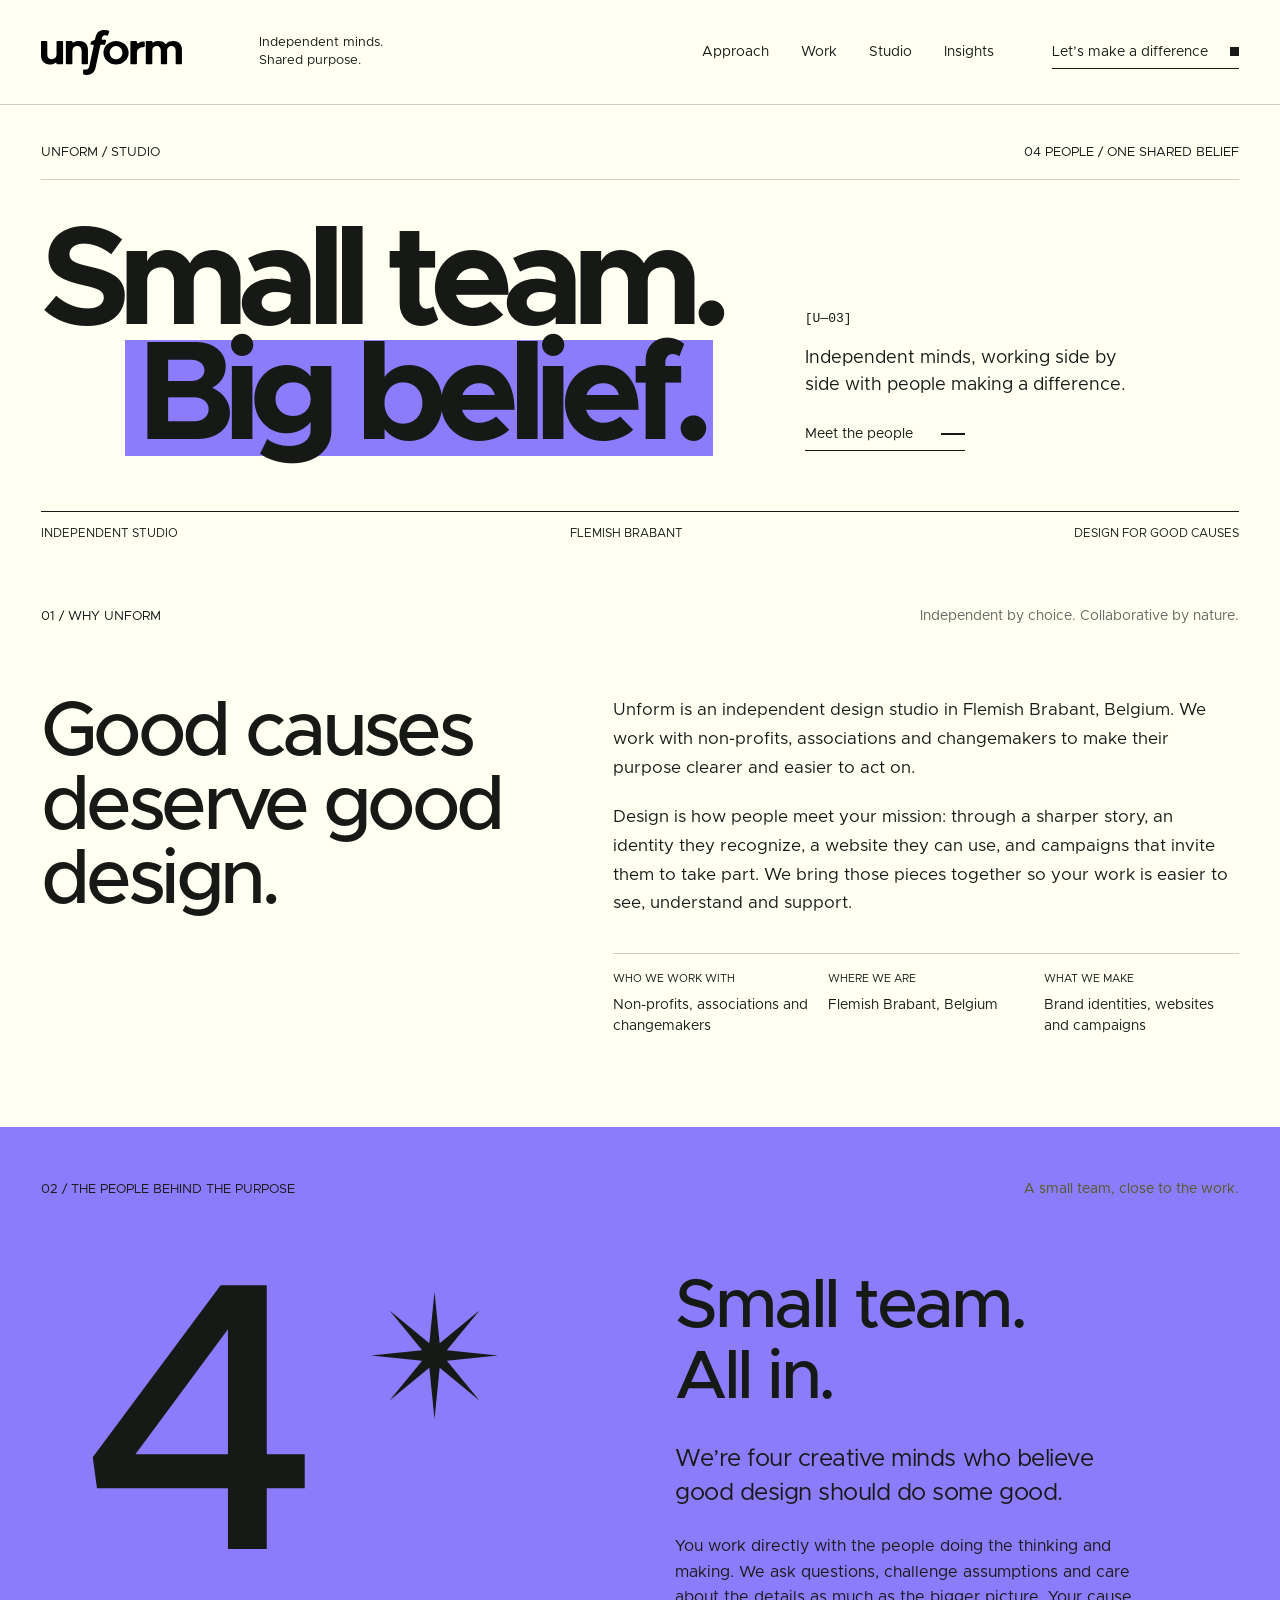
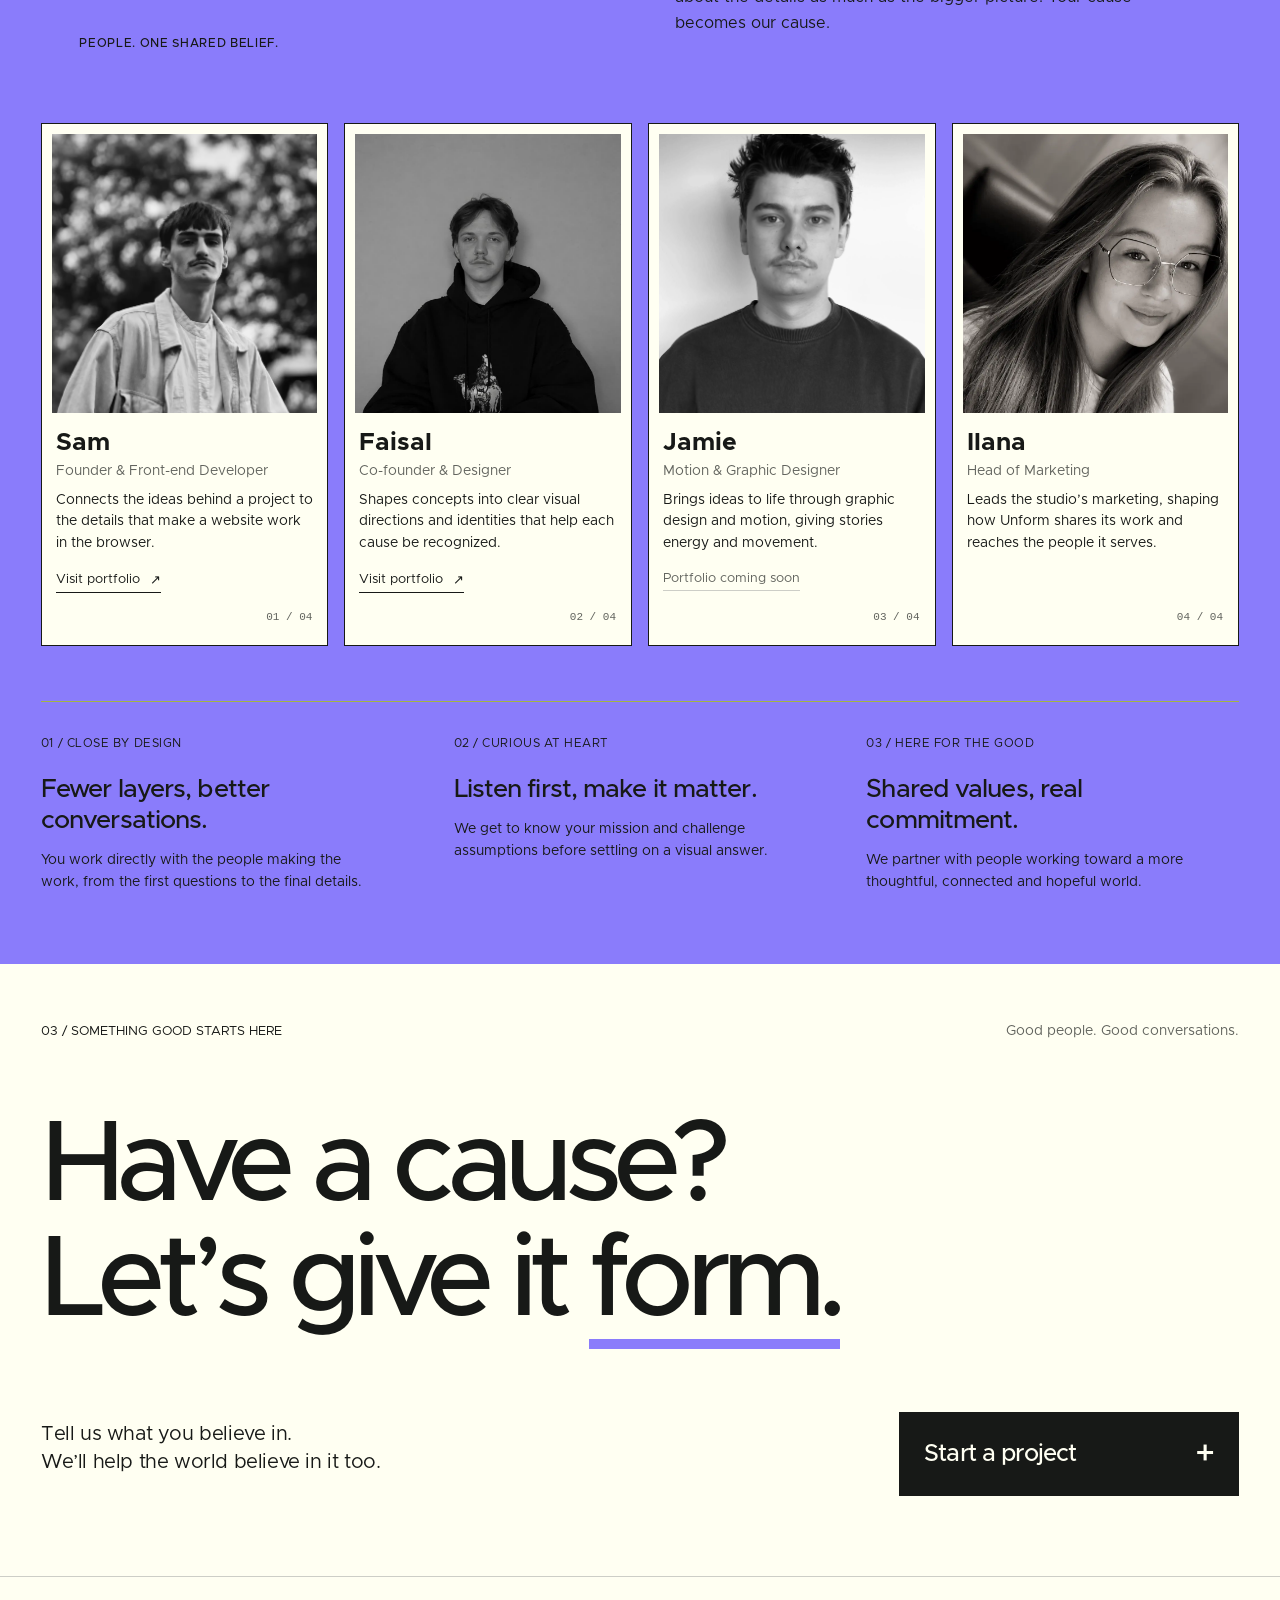
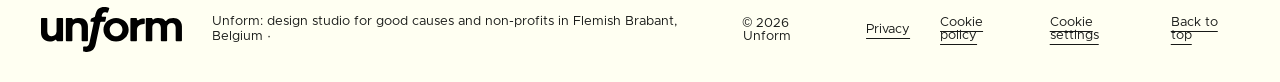
<file: studio.html>
<!doctype html>
<html lang="en">
  <head>
    <meta charset="UTF-8">
    <meta name="viewport" content="width=device-width, initial-scale=1">
    <meta name="theme-color" content="#e3ff55">
    <meta
      name="description"
      content="Meet the people behind Unform, an independent design studio for non-profits and good causes in Flemish Brabant, Belgium."
    >
    <link rel="canonical" href="https://www.unform.be/studio.html">
    <link rel="stylesheet" href="styles.css">
    <script src="analytics-consent.js" defer></script>
    <script src="site-nav.js" defer></script>
    <title>Studio | Unform Design Studio</title>
  </head>
  <body class="studio-page">
    <a class="skip-link" href="#main">Skip to content</a>

    <header class="header wrap">
      <a class="wordmark" href="/" aria-label="Unform home">
        <img src="assets/logo-wordmark.svg" alt="Unform" width="180" height="58">
      </a>

      <div class="header-note">Independent minds.<br>Shared purpose.</div>

      <nav aria-label="Main navigation">
        <a href="/#approach">Approach</a>
        <a href="projects.html">Work</a>
        <a href="studio.html" aria-current="page">Studio</a>
        <a href="blog.html">Insights</a>
      </nav>

      <a class="contact-link" href="/#contact">
        Let’s make a difference<span class="tiny-square" aria-hidden="true"></span>
      </a>

      <button class="menu-toggle" aria-expanded="false" aria-controls="mobile-nav">
        Menu <span aria-hidden="true">+</span>
      </button>
    </header>

    <nav id="mobile-nav" class="mobile-nav" aria-label="Mobile navigation" hidden>
      <a href="/#approach">Approach</a>
      <a href="projects.html">Work</a>
      <a href="studio.html" aria-current="page">Studio</a>
      <a href="blog.html">Insights</a>
      <a href="/#contact">Let’s talk</a>
    </nav>

    <main id="main">
      <section class="projects-intro studio-intro wrap" aria-labelledby="studio-title">
        <div class="projects-intro-top">
          <span class="section-label">UNFORM / STUDIO</span>
          <span class="section-label">04 PEOPLE / ONE SHARED BELIEF</span>
        </div>

        <div class="projects-intro-content">
          <h1 id="studio-title">
            Small team.<br>
            <span>Big belief.</span>
          </h1>
          <div class="projects-intro-note">
            <span class="index-mark">[U—03]</span>
            <p>
              Independent minds, working side by side with people making a difference.
            </p>
            <a class="text-link" href="#team">
              Meet the people <span class="link-rule" aria-hidden="true"></span>
            </a>
          </div>
        </div>

        <div class="projects-intro-foot">
          <span>INDEPENDENT STUDIO</span>
          <span>FLEMISH BRABANT</span>
          <span>DESIGN FOR GOOD CAUSES</span>
        </div>
      </section>

      <section class="studio-context wrap" aria-labelledby="studio-context-title">
        <div class="section-heading">
          <span class="section-label">01 / WHY UNFORM</span>
          <span class="small-note">Independent by choice. Collaborative by nature.</span>
        </div>

        <div class="studio-context-content">
          <h2 id="studio-context-title">Good causes deserve good design.</h2>
          <div class="studio-context-copy">
            <p>
              Unform is an independent design studio in Flemish Brabant, Belgium. We work with
              non-profits, associations and changemakers to make their purpose clearer and easier
              to act on.
            </p>
            <p>
              Design is how people meet your mission: through a sharper story, an identity they
              recognize, a website they can use, and campaigns that invite them to take part. We
              bring those pieces together so your work is easier to see, understand and support.
            </p>
            <div class="studio-context-facts">
              <div>
                <span class="section-label">WHO WE WORK WITH</span>
                <span>Non-profits, associations and changemakers</span>
              </div>
              <div>
                <span class="section-label">WHERE WE ARE</span>
                <span>Flemish Brabant, Belgium</span>
              </div>
              <div>
                <span class="section-label">WHAT WE MAKE</span>
                <span>Brand identities, websites and campaigns</span>
              </div>
            </div>
          </div>
        </div>
      </section>

      <section class="studio wrap" aria-labelledby="team-title">
        <div class="section-heading">
          <span class="section-label">02 / THE PEOPLE BEHIND THE PURPOSE</span>
          <span class="small-note">A small team, close to the work.</span>
        </div>

        <div class="studio-main">
          <div class="team-count" aria-label="Four people">
            4<span class="count-star" aria-hidden="true"></span>
            <span class="count-caption">PEOPLE. ONE SHARED BELIEF.</span>
          </div>

          <div class="studio-copy">
            <h2 id="team-title">
              Small team.<br>
              All in.
            </h2>
            <p>We’re four creative minds who believe good design should do some good.</p>
            <p class="body-copy">
              You work directly with the people doing the thinking and making. We ask questions,
              challenge assumptions and care about the details as much as the bigger picture.
              Your cause becomes our cause.
            </p>
          </div>
        </div>

        <div id="team" class="team-grid" aria-label="Meet the team">
          <article class="team-card">
            <img class="team-portrait" src="assets/Sam.webp" alt="Sam, founder and front-end developer at Unform">
            <div class="team-card-copy">
              <h3>Sam</h3>
              <p>Founder &amp; Front-end Developer</p>
              <p class="team-bio">
                Connects the ideas behind a project to the details that make a website work in the browser.
              </p>
              <a class="team-portfolio" href="https://hyenathedesigner.be" target="_blank" rel="noopener noreferrer">
                Visit portfolio <span aria-hidden="true">↗</span>
              </a>
            </div>
            <span class="team-index">01 / 04</span>
          </article>

          <article class="team-card">
            <img class="team-portrait" src="assets/Faisal.jpg" alt="Faisal, co-founder and designer at Unform">
            <div class="team-card-copy">
              <h3>Faisal</h3>
              <p>Co-founder &amp; Designer</p>
              <p class="team-bio">
                Shapes concepts into clear visual directions and identities that help each cause be recognized.
              </p>
              <a class="team-portfolio" href="https://yungfuzzzz.github.io/portfolio" target="_blank" rel="noopener noreferrer">
                Visit portfolio <span aria-hidden="true">↗</span>
              </a>
            </div>
            <span class="team-index">02 / 04</span>
          </article>

          <article class="team-card">
            <img class="team-portrait" src="assets/Jamie.webp" alt="Jamie, motion and graphic designer at Unform">
            <div class="team-card-copy">
              <h3>Jamie</h3>
              <p>Motion &amp; Graphic Designer</p>
              <p class="team-bio">
                Brings ideas to life through graphic design and motion, giving stories energy and movement.
              </p>
              <button class="team-portfolio" type="button" disabled>Portfolio coming soon</button>
            </div>
            <span class="team-index">03 / 04</span>
          </article>

          <article class="team-card">
            <img class="team-portrait" src="assets/Ilana.webp" alt="Ilana, Head of Marketing at Unform">
            <div class="team-card-copy">
              <h3>Ilana</h3>
              <p>Head of Marketing</p>
              <p class="team-bio">
                Leads the studio’s marketing, shaping how Unform shares its work and reaches the people it serves.
              </p>
            </div>
            <span class="team-index">04 / 04</span>
          </article>
        </div>

        <div class="principles">
          <div>
            <span>01 / CLOSE BY DESIGN</span>
            <h3>Fewer layers, better conversations.</h3>
            <p>You work directly with the people making the work, from the first questions to the final details.</p>
          </div>

          <div>
            <span>02 / CURIOUS AT HEART</span>
            <h3>Listen first, make it matter.</h3>
            <p>We get to know your mission and challenge assumptions before settling on a visual answer.</p>
          </div>

          <div>
            <span>03 / HERE FOR THE GOOD</span>
            <h3>Shared values, real commitment.</h3>
            <p>We partner with people working toward a more thoughtful, connected and hopeful world.</p>
          </div>
        </div>
      </section>

      <section class="contact wrap">
        <div class="section-heading">
          <span class="section-label">03 / SOMETHING GOOD STARTS HERE</span>
          <span class="small-note">Good people. Good conversations.</span>
        </div>

        <h2>
          Have a cause?<br>
          Let’s give it <span>form.</span>
        </h2>

        <div class="contact-bottom">
          <p>
            Tell us what you believe in.<br>
            We’ll help the world believe in it too.
          </p>
          <a class="project-cta" href="/#contact">
            Start a project <span aria-hidden="true">+</span>
          </a>
        </div>
      </section>
    </main>

    <footer class="footer wrap">
      <a class="wordmark" href="/" aria-label="Unform home">
        <img src="assets/logo-wordmark.svg" alt="Unform" width="180" height="58">
      </a>
      <span>Unform: design studio for good causes and non-profits in Flemish Brabant, Belgium &middot;</span>
      <span>© <span id="year">2026</span> Unform</span>
      <a class="footer-link" href="privacy-policy.html">Privacy</a>
      <a class="footer-link" href="cookie-policy.html">Cookie policy</a>
      <a class="footer-link" href="/#cookie-settings">Cookie settings</a>
      <a href="#">Back to top</a>
    </footer>
  </body>
</html>
</file>
<file: styles.css>
@font-face {
  font-family: 'Metropolis';
  src: url('assets/Metropolis-Regular.otf') format('opentype');
  font-weight: 400;
  font-style: normal;
}

@font-face {
  font-family: 'Metropolis';
  src: url('assets/Metropolis-Medium.otf') format('opentype');
  font-weight: 500;
  font-style: normal;
}

@font-face {
  font-family: 'Metropolis';
  src: url('assets/Metropolis-SemiBold.otf') format('opentype');
  font-weight: 600;
  font-style: normal;
}

@font-face {
  font-family: 'Metropolis';
  src: url('assets/Metropolis-Bold.otf') format('opentype');
  font-weight: 700;
  font-style: normal;
}

:root {
  --paper: #fffff2;
  --ink: #171917;
  --accent: #8a7cfb;
  --line: #cdcec7;
  --muted: #62645e;
  --gutter: clamp(22px,3.2vw,64px);
  --font-regular: 'Metropolis', Arial, sans-serif;
  --font-bold: 'Metropolis', Arial, sans-serif;
}

* {
  box-sizing: border-box;
}

html {
  scroll-behavior: smooth;
  scroll-padding-top: 32px;
}

body {
  margin: 0;
  color: var(--ink);
  background: var(--paper);
  font-family: var(--font-regular);
  font-weight: 400;
  -webkit-font-smoothing: antialiased;
}

html.has-preloader {
  overflow: hidden;
}

.preloader {
  position: fixed;
  z-index: 10000;
  inset: 0;
  display: flex;
  flex-direction: column;
  align-items: center;
  justify-content: center;
  gap: 24px;
  background: var(--paper);
  color: var(--ink);
  opacity: 1;
  transition: opacity .35s ease, visibility .35s ease;
}

.preloader[hidden] {
  display: none;
}

.preloader.is-leaving {
  visibility: hidden;
  opacity: 0;
  pointer-events: none;
}

.preloader iframe {
  display: block;
  width: 120px;
  height: 120px;
  border: 0;
}

a {
  color: inherit;
  text-decoration: none;
}

button,input,textarea,select {
  font: inherit;
  font-family: var(--font-regular);
  font-weight: 400;
}

button,a {
  -webkit-tap-highlight-color: transparent;
}

button {
  color: inherit;
}

button,a,input,textarea,select {
  outline-offset: 6px;
}

button:focus-visible,a:focus-visible {
  outline: 2px solid var(--ink);
}

::selection {
  background: var(--accent);
  color: var(--ink);
}

.wrap {
  padding-inline: var(--gutter);
}

.header {
  height: 105px;
  display: flex;
  align-items: center;
  gap: 42px;
  border-bottom: 1px solid var(--line);
  position: relative;
  z-index: 5;
  background: var(--paper);
}

.wordmark {
  display: inline-flex;
  align-items: center;
  justify-content: center;
  line-height: 1;
  transition: filter .3s ease, transform .3s ease;
}

.wordmark img {
  display: block;
  width: auto;
  height: 45px;
  transition: filter .3s ease, transform .3s ease;
}

.wordmark:hover {
  filter: drop-shadow(0 0 0 rgba(138, 124, 251, 0));
}

.wordmark:hover img {
  filter: brightness(0) saturate(100%) invert(52%) sepia(34%) saturate(1057%) hue-rotate(220deg) brightness(98%) contrast(101%);
  transform: translateY(-1px);
}

.brand-star {
  font-size: 34px;
  letter-spacing: 0;
  display: inline-block;
  line-height: 1;
}

.header-note {
  font-size: 13px;
  line-height: 1.4;
  margin-left: 35px;
}

.header nav {
  display: flex;
  gap: 32px;
  margin-left: auto;
  font-size: 14px;
}

.header nav a {
  position: relative;
  padding-block: 10px;
}

.header nav a:after {
  content: '';
  position: absolute;
  bottom: 3px;
  height: 1px;
  left: 0;
  width: 0;
  background: var(--ink);
  transition: width .25s;
}

.header nav a:hover:after {
  width: 100%;
}

.contact-link {
  font-size: 14px;
  display: flex;
  align-items: center;
  gap: 22px;
  margin-left: 16px;
  border-bottom: 1px solid var(--ink);
  padding-block: 9px;
}

.tiny-square {
  width: 9px;
  height: 9px;
  background: var(--ink);
}

.menu-toggle {
  display: none;
}

.mobile-nav[hidden] {
  display: none;
}

.hero {
  position: relative;
  isolation: isolate;
  overflow: hidden;
  padding-top: 55px;
  min-height: 700px;
}

.hero-art {
  position: absolute;
  inset: 0 0 0 37%;
  z-index: -1;
  mask-image: linear-gradient(90deg,transparent,#000 18%);
  opacity: 1;
}

.hero-art canvas {
  width: 100%;
  height: 100%;
  display: block;
}

.eyebrow,.section-label {
  font-family: var(--font-regular);
  font-size: 13px;
  font-weight: 400;
  line-height: 1.2;
  font-variant-numeric: lining-nums tabular-nums;
}

.hero-eyebrow {
  display: flex;
  gap: 45px;
  position: relative;
  z-index: 2;
}

.index-mark {
  font-family: monospace;
  font-size: 13px;
  line-height: 1.2;
}

h1,
h2,
h3,
h4,
h5,
h6,
.wordmark {
  font-family: var(--font-bold);
  font-weight: 700;
}

h1 {
  font-size: clamp(72px,8.85vw,170px);
  line-height: .97;
  letter-spacing: -0.05em;
  font-weight: 700;
  margin: 55px 0 45px;
  position: relative;
  width: max-content;
  max-width: 100%;
}

.headline-line {
  display: block;
}

.headline-emphasis {
  background: var(--accent);
  box-shadow: 0.15em 0 0 var(--accent), -0.15em 0 0 var(--accent);
  padding: 0;
}

.final-line {
  display: flex;
  align-items: baseline;
}

.period {
  color: var(--ink);
  position: relative;
  margin-left: .015em;
}

.hero-bottom {
  display: grid;
  grid-template-columns: 1fr 1fr auto;
  align-items: end;
  gap: 30px;
  position: relative;
}

.hero-bottom p {
  font-size: 18px;
  line-height: 1.5;
  margin: 0;
}

.text-link {
  display: inline-flex;
  align-items: center;
  width: max-content;
  gap: 28px;
  font-size: 14px;
  border-bottom: 1px solid;
  padding-bottom: 9px;
}

.link-rule {
  display: block;
  width: 24px;
  height: 2px;
  background: var(--ink);
  transition: width .25s;
}

.text-link:hover .link-rule {
  width: 40px;
}

.art-control {
  border: 1px solid #a9aba2;
  background: var(--paper);
  padding: 10px 13px;
  display: flex;
  align-items: center;
  gap: 9px;
  cursor: pointer;
  font-size: 13px;
}

.control-icon {
  font-size: 15px;
}

.hero-caption {
  display: flex;
  justify-content: space-between;
  font-size: 12px;
  margin-top: 40px;
  padding-block: 20px;
  border-top: 1px solid var(--ink);
  background: none;
}

.mission {
  display: grid;
  grid-template-columns: 1fr 2fr;
  gap: 36px;
  padding-block: 110px;
  border-top: 1px solid var(--line);
}

h2 {
  font-weight: 500;
  font-size: clamp(48px,5.4vw,90px);
  line-height: 1.02;
  letter-spacing: -0.05em;
  margin: 0 0 35px;
}

.mission p {
  font-size: 24px;
  line-height: 1.4;
  max-width: 680px;
}

.skip-link {
  position: fixed;
  left: 16px;
  top: -90px;
  padding: 16px;
  background: var(--accent);
  z-index: 100;
}

.skip-link:focus {
  top: 12px;
}

@media(min-width:1600px) {

.hero {
  min-height: 880px;
}

.hero h1 {
  margin-top: 70px;
}

.hero-bottom {
  margin-top: 50px;
}
}

@media(max-width:1000px) {

.header-note {
  display: none;
}

.header {
  gap: 25px;
  height: 88px;
}

.header nav {
  gap: 24px;
}

.contact-link {
  margin-left: 0;
}

.hero {
  min-height: 630px;
}

.hero-bottom {
  grid-template-columns: 1fr auto;
}

.hero-bottom .text-link {
  display: none;
}

.hero h1 {
  font-size: 10.8vw;
}

.hero-art {
  left: 28%;
}

.hero-caption {
  margin-top: 45px;
}

.mission {
  padding-block: 80px;
}
}

@media(max-width:650px) {

.header {
  height: 80px;
  justify-content: space-between;
}

.wordmark {
  font-size: 36px;
}

.brand-star {
  font-size: 29px;
}

.header nav,.contact-link {
  display: none;
}

.menu-toggle {
  display: flex;
  gap: 20px;
  align-items: center;
  background: none;
  border: 0;
  padding: 12px 0 12px 12px;
  font-size: 14px;
}

.menu-toggle span {
  font-size: 24px;
}

.mobile-nav {
  padding: 22px var(--gutter);
  border-bottom: 1px solid var(--line);
  display: grid;
  gap: 22px;
  font-size: 24px;
  background: var(--paper);
  position: absolute;
  top: 80px;
  left: 0;
  right: 0;
  z-index: 10;
}

.hero {
  padding-top: 30px;
  min-height: 700px;
}

.hero-eyebrow {
  font-size: 11px;
  gap: 18px;
}

.index-mark {
  font-size: 12px;
}

.hero h1 {
  font-size: clamp(49px,12.2vw,80px);
  margin-top: 70px;
  margin-bottom: 185px;
  letter-spacing: -.07em;
}

.hero-art {
  inset: 100px -48% 110px 8%;
  opacity: .8;
  mask-image: linear-gradient(180deg,transparent,#000 38%);
}

.hero-bottom p {
  font-size: 16px;
  background: var(--paper);
}

.art-control {
  width: 40px;
  height: 40px;
  padding: 0;
  justify-content: center;
}

.art-control .control-label {
  position: absolute;
  width: 1px;
  height: 1px;
  overflow: hidden;
  clip-path: inset(50%);
}

.hero-caption {
  font-size: 11px;
  margin-top: 28px;
}

.interaction-note {
  display: none;
}

.mission {
  grid-template-columns: 1fr;
  padding-block: 60px;
  gap: 38px;
}

.mission p {
  font-size: 20px;
}

.section-label {
  font-size: 13px;
}

h2 {
  font-size: 47px;
}
}

.section-symbol {
  display: block;
  font-size: 80px;
  width: 1em;
  height: 1em;
  margin-top: 65px;
  line-height: 1;
  background-color: var(--ink);
  -webkit-mask: url("assets/eight-pointed-star-svgrepo-com.svg") center / contain no-repeat;
  mask: url("assets/eight-pointed-star-svgrepo-com.svg") center / contain no-repeat;
}

.mission-copy {
  display: grid;
  grid-template-columns: 1.3fr 1fr;
  gap: 40px;
  margin: 38px 0;
}

.mission .mission-copy p {
  font-size: 16px;
  line-height: 1.6;
  letter-spacing: 0;
  margin: 0;
}

.mission .text-link {
  margin-top: 10px;
}

.section-heading {
  display: flex;
  justify-content: space-between;
  align-items: center;
  gap: 20px;
  padding-bottom: 30px;
}

.small-note {
  font-size: 14px;
  color: var(--muted);
}

.work {
  padding-block: 15px 100px;
}

.project-image {
  width: 100%;
  display: block;
  position: relative;
  padding: 0;
  border: 0;
  overflow: hidden;
  cursor: pointer;
  background: #282d25;
  aspect-ratio: 1.9;
}

.project-image img {
  width: 100%;
  height: 100%;
  object-fit: cover;
  display: block;
  transition: transform .7s cubic-bezier(.2,.7,.2,1);
}

.project-image:hover img {
  transform: scale(1.035);
}

.project-badge {
  position: absolute;
  bottom: 24px;
  right: 24px;
  padding: 15px 20px;
  background: var(--paper);
  font-size: 14px;
  display: flex;
  align-items: center;
  gap: 30px;
}

.project-badge span {
  font-size: 23px;
  font-weight: 400;
}

.project-caption {
  display: flex;
  align-items: flex-start;
  justify-content: space-between;
  padding-top: 23px;
}

.project-caption h2 {
  margin: 0;
  font-weight: 500;
  letter-spacing: -.035em;
  font-size: 30px;
}

.project-caption p {
  font-size: 14px;
  color: var(--muted);
  margin: 9px 0 0;
}

.project-tags {
  display: flex;
  gap: 8px;
  padding-top: 6px;
}

.project-tags span {
  font-size: 13px;
  border: 1px solid var(--line);
  padding: 8px 12px;
}

.services {
  padding-block: 55px 100px;
  background: var(--ink);
  color: var(--paper);
}

.services .small-note {
  color: #a6a9a1;
}

.services-layout {
  display: grid;
  grid-template-columns: 1fr 1.45fr;
  gap: 60px;
  padding-top: 60px;
}

.services-layout h3 {
  font-size: clamp(45px,4.8vw,80px);
  margin: 0;
}

.section-heading .section-title {
  margin: 0;
}

.accent-text {
  color: var(--accent);
}

.service {
  border-top: 1px solid #54564f;
}

.service-cursor-icon {
  position: fixed;
  z-index: 20;
  top: 0;
  left: 0;
  width: 112px;
  height: 112px;
  background-color: var(--accent);
  -webkit-mask-position: center;
  mask-position: center;
  -webkit-mask-repeat: no-repeat;
  mask-repeat: no-repeat;
  -webkit-mask-size: contain;
  mask-size: contain;
  opacity: 0;
  pointer-events: none;
  transform: scale(.88);
  transition: opacity .28s ease, transform .35s ease;
}

#service-cursor-icon.is-experience {
  width: 160px;
  height: 160px;
}

.service-cursor-icon.is-visible {
  opacity: 1;
  transform: scale(1);
  animation: service-icon-float 3.6s ease-in-out infinite;
}

@keyframes service-icon-float {
  0%, 100% { translate: 0 0; rotate: -3deg; }
  50% { translate: 0 -8px; rotate: 3deg; }
}

.service:last-child {
  border-bottom: 1px solid #54564f;
}

.service summary {
  list-style: none;
  cursor: pointer;
  display: flex;
  gap: 22px;
  align-items: center;
  padding-block: 26px;
  font-size: clamp(21px,2.3vw,38px);
  letter-spacing: -.04em;
}

.service summary::-webkit-details-marker {
  display: none;
}

.service summary:focus-visible {
  outline: 2px solid var(--accent);
  outline-offset: 5px;
}

.service-number {
  font-family: monospace;
  font-size: 13px;
  letter-spacing: 0;
  color: #b1b3a9;
  margin-right: 8px;
}

.plus {
  margin-left: auto;
  display: block;
  font-size: 28px;
  font-weight: 300;
  transition: transform .25s;
}

.service[open] .plus {
  transform: rotate(45deg);
}

.service-content {
  padding: 0 35px 30px 45px;
}

.service-content p {
  font-size: 16px;
  line-height: 1.6;
  color: #d0d2c8;
  max-width: 470px;
  margin: 0 0 24px;
}

.service-content ul {
  display: flex;
  gap: 10px 20px;
  flex-wrap: wrap;
  list-style: none;
  padding: 0;
  margin: 0;
  font-size: 13px;
  color: #b5b8ac;
}

.service-content li:before {
  content: '— ';
  color: var(--accent);
}

.studio {
  padding-block: 55px 70px;
  background: var(--accent);
}

.studio .small-note {
  color: #505b21;
}

.studio-main {
  display: grid;
  grid-template-columns: 1fr 1fr;
  gap: 70px;
  align-items: center;
  padding-block: 45px 70px;
}

.team-count {
  position: relative;
  width: max-content;
  font-size: clamp(230px,30vw,450px);
  line-height: .85;
  font-weight: 500;
  letter-spacing: -.09em;
  margin-left: 3vw;
}

.count-star {
  position: absolute;
  display: block;
  width: .33em;
  height: .33em;
  right: -.55em;
  top: .05em;
  background-color: var(--ink);
  -webkit-mask: url("assets/eight-pointed-star-svgrepo-com.svg") center / contain no-repeat;
  mask: url("assets/eight-pointed-star-svgrepo-com.svg") center / contain no-repeat;
}

.count-caption {
  display: block;
  font-size: 12px;
  letter-spacing: .055em;
  margin-top: 35px;
  line-height: 1.4;
}

.studio-copy h2 {
  margin-bottom: 30px;
}

.studio-copy p {
  font-size: 24px;
  line-height: 1.4;
  letter-spacing: -.02em;
  max-width: 480px;
}

.studio-copy .body-copy {
  font-size: 16px;
  line-height: 1.6;
  letter-spacing: 0;
}

.team-grid {
  display: grid;
  grid-template-columns: repeat(4,minmax(0,1fr));
  gap: 16px;
  margin-bottom: 55px;
}

.team-card {
  position: relative;
  min-width: 0;
  padding: 10px;
  background: var(--paper);
  border: 1px solid var(--ink);
}

.team-portrait {
  display: block;
  width: 100%;
  aspect-ratio: .95;
  object-fit: cover;
  background: #e3ff55;
}

.team-card-copy {
  padding: 16px 4px 42px;
}

.team-card h3 {
  font-size: 25px;
  line-height: 1.1;
  margin: 0 0 7px;
}

.team-card p {
  color: var(--muted);
  font-size: 14px;
  margin: 0;
}

.team-portfolio {
  display: inline-flex;
  align-items: center;
  gap: 10px;
  margin-top: 17px;
  padding: 0 0 5px;
  border: 0;
  border-bottom: 1px solid var(--ink);
  background: none;
  color: var(--ink);
  font: inherit;
  font-size: 13px;
  text-decoration: none;
}

a.team-portfolio {
  cursor: pointer;
}

a.team-portfolio:hover {
  border-bottom-width: 2px;
}

button.team-portfolio:disabled {
  border-bottom-color: var(--line);
  color: var(--muted);
  cursor: not-allowed;
}

.team-index {
  position: absolute;
  right: 15px;
  bottom: 22px;
  color: var(--muted);
  font-family: monospace;
  font-size: 11px;
}

.principles {
  display: grid;
  grid-template-columns: repeat(3,1fr);
  gap: 40px;
  border-top: 1px solid #a3b442;
  padding-top: 32px;
}

.principles span {
  font-size: 12px;
  letter-spacing: .045em;
}

.principles h3 {
  font-size: clamp(21px,2vw,32px);
  font-weight: 500;
  letter-spacing: -.035em;
  line-height: 1.2;
  margin-bottom: 0;
}

.contact {
  padding-block: 60px 80px;
}

.contact .section-heading {
  padding-bottom: 70px;
}

.contact h2 {
  font-size: clamp(60px,9vw,150px);
  letter-spacing: -.075em;
  line-height: 1;
}

.contact h2>span {
  border-bottom: 10px solid var(--accent);
}

.contact-bottom {
  display: flex;
  justify-content: space-between;
  align-items: end;
  margin-top: 60px;
}

.contact-bottom p {
  font-size: 20px;
  line-height: 1.4;
  letter-spacing: -.02em;
}

.project-cta {
  display: flex;
  justify-content: space-between;
  align-items: center;
  gap: 80px;
  min-width: 340px;
  font-size: 24px;
  font-weight: 500;
  letter-spacing: -.035em;
  padding: 24px;
  background: var(--ink);
  color: var(--paper);
  border: 1px solid var(--ink);
  cursor: pointer;
  transition: background .25s,color .25s;
}

.project-cta:hover {
  background: var(--accent);
  color: var(--ink);
}

.project-cta span {
  font-size: 34px;
}

.footer {
  display: flex;
  align-items: center;
  justify-content: space-between;
  gap: 30px;
  border-top: 1px solid var(--line);
  padding-block: 30px;
  font-size: 13px;
}

.footer .wordmark img {
  height: 45px;
}

.footer .brand-star {
  font-size: 26px;
}

.footer>a:last-child,
.footer-link {
  text-decoration: underline;
  text-underline-offset: 5px;
}

.footer-link {
  color: inherit;
  font: inherit;
}

.footer-link {
  padding: 0;
  border: 0;
  background: transparent;
  cursor: pointer;
  font-size: inherit;
}

.cookie-banner {
  position: fixed;
  z-index: 20;
  inset: auto var(--gutter) var(--gutter) auto;
  width: min(560px,calc(100% - var(--gutter) - var(--gutter)));
  padding: 28px;
  border: 1px solid var(--ink);
  background: var(--paper);
  box-shadow: 0 12px 45px #17191726;
}

.cookie-banner[hidden] {
  display: none;
}

.cookie-close {
  position: absolute;
  z-index: 1;
  top: 14px;
  right: 14px;
  width: 32px;
  height: 32px;
  padding: 0;
  border: 0;
  background: transparent;
  font-size: 28px;
  line-height: 1;
  cursor: pointer;
}

.cookie-banner h2 {
  margin: 15px 0 9px;
  font-size: 30px;
  letter-spacing: -.04em;
}

.cookie-banner p {
  margin: 0;
  font-size: 14px;
  line-height: 1.55;
}

.cookie-details {
  margin-top: 15px;
  font-size: 14px;
}

.cookie-details summary {
  width: fit-content;
  cursor: pointer;
  text-decoration: underline;
  text-underline-offset: 3px;
}

.cookie-policy-links {
  margin-top: 12px !important;
  font-size: 13px !important;
}

.cookie-policy-links a {
  text-decoration: underline;
  text-underline-offset: 3px;
}

.cookie-details p {
  margin-top: 10px;
  color: var(--muted);
  font-size: 13px;
}

.cookie-status:not(:empty) {
  margin-top: 12px;
  color: #8b241d;
  font-size: 13px;
}

.cookie-actions {
  display: flex;
  gap: 10px;
  margin-top: 22px;
}

.cookie-button {
  flex: 1;
  min-height: 48px;
  padding: 10px 14px;
  border: 1px solid var(--ink);
  cursor: pointer;
  font-size: 14px;
  transition: background .2s,color .2s;
}

.cookie-reject {
  background: var(--paper);
  color: var(--ink);
}

.cookie-accept {
  background: var(--ink);
  color: var(--paper);
}

.cookie-reject:hover,
.cookie-accept:hover {
  background: var(--accent);
  color: var(--ink);
}

.solid-button {
  background: var(--ink);
  border: 1px solid var(--ink);
  color: var(--paper);
  padding: 17px 22px;
  cursor: pointer;
  font-size: 15px;
  transition: background .2s,color .2s;
}

.solid-button:hover {
  background: var(--accent);
  color: var(--ink);
}

dialog {
  background: var(--paper);
  color: var(--ink);
  border: 0;
  width: min(720px,calc(100% - 32px));
  max-height: 90dvh;
  padding: 45px;
  overflow: auto;
}

dialog::backdrop {
  background: #111a;
  backdrop-filter: blur(5px);
}

dialog h2 {
  font-size: 48px;
  margin-top: 30px;
  margin-bottom: 22px;
  padding-right: 15px;
}

.dialog-close {
  position: absolute;
  right: 20px;
  top: 15px;
  border: 0;
  background: none;
  font-size: 32px;
  line-height: 1;
  cursor: pointer;
  width: 40px;
  height: 40px;
}

.dialog-intro {
  font-size: 16px;
  line-height: 1.5;
  max-width: 550px;
  color: var(--muted);
}

dialog img {
  width: 100%;
  height: auto;
  display: block;
}

.case-description p {
  font-size: 16px;
  line-height: 1.6;
}

.case-description .case-note {
  font-size: 14px;
  color: var(--muted);
}

#brief-form {
  display: grid;
  gap: 20px;
  margin-top: 30px;
}

#brief-form label {
  font-size: 14px;
  display: grid;
  gap: 9px;
}

#brief-form input,#brief-form select,#brief-form textarea {
  width: 100%;
  border: 1px solid #b6b8ae;
  border-radius: 0;
  background: transparent;
  padding: 13px;
  font-size: 16px;
  color: var(--ink);
}

#brief-form textarea {
  resize: vertical;
}

#brief-form .solid-button {
  margin-top: 5px;
}

.form-note,#brief-status {
  font-size: 13px;
  line-height: 1.5;
  margin: 0;
}

#brief-status:empty {
  display: none;
}

#brief-status {
  padding: 14px;
  background: var(--accent);
}

body.dialog-open {
  overflow: hidden;
}

.policy-content {
  width: min(900px,100%);
  margin-inline: auto;
  padding-block: clamp(64px,10vw,130px);
}

.policy-site-header {
  display: flex;
  min-height: 100px;
  align-items: center;
  justify-content: space-between;
  gap: 24px;
  border-bottom: 1px solid var(--line);
}

.policy-site-header .wordmark img {
  height: 45px;
}

.policy-nav {
  display: flex;
  flex-wrap: wrap;
  justify-content: end;
  gap: 24px;
  font-size: 14px;
}

.policy-nav a[aria-current="page"] {
  text-decoration: underline;
  text-underline-offset: 5px;
}

.policy-content .section-label {
  color: var(--muted);
  font-size: 13px;
}

.policy-content h1 {
  max-width: 800px;
  margin: 18px 0;
  font-size: clamp(48px,8vw,92px);
  letter-spacing: -.07em;
  line-height: .98;
}

.policy-updated {
  margin-bottom: 55px;
  color: var(--muted);
  font-size: 14px;
}

.policy-content h2 {
  margin: 48px 0 14px;
  font-size: clamp(25px,4vw,36px);
  letter-spacing: -.045em;
}

.policy-content h3 {
  margin: 28px 0 10px;
  font-size: 19px;
}

.policy-content p,
.policy-content li {
  max-width: 760px;
  font-size: 16px;
  line-height: 1.7;
}

.policy-content li+li {
  margin-top: 8px;
}

.policy-content a {
  text-decoration: underline;
  text-underline-offset: 4px;
}

.policy-table-wrap {
  overflow-x: auto;
}

.policy-table {
  width: 100%;
  min-width: 640px;
  border-collapse: collapse;
  text-align: left;
  font-size: 14px;
  line-height: 1.5;
}

.policy-table th,
.policy-table td {
  padding: 14px 12px;
  border-bottom: 1px solid var(--line);
  vertical-align: top;
}

.policy-table thead th {
  border-top: 1px solid var(--line);
  font-weight: 600;
}

.policy-table tbody th {
  font-weight: 500;
}

.policy-content .policy-callout {
  margin-top: 35px;
  padding: 20px;
  border-left: 3px solid var(--accent);
  background: #8a7cfb12;
}

.policy-footer {
  display: flex;
  flex-wrap: wrap;
  gap: 20px;
  border-top: 1px solid var(--line);
  padding-block: 25px;
  font-size: 14px;
}

@media(max-width:1000px) {

.services-layout {
  grid-template-columns: .8fr 1.2fr;
  gap: 32px;
}

.services-layout h3 {
  font-size: 45px;
}

.studio-main {
  gap: 45px;
}

.team-grid {
  grid-template-columns: repeat(2,minmax(0,1fr));
}

.studio-copy h2 {
  font-size: 52px;
}

.studio-copy p {
  font-size: 20px;
}

.footer>span:first-of-type {
  display: none;
}

.footer {
  flex-wrap: wrap;
}

.mission-copy {
  gap: 24px;
}

.project-tags {
  flex-wrap: wrap;
  justify-content: end;
  max-width: 220px;
}
}

@media(max-width:650px) {

.section-symbol {
  display: none;
}

.mission-copy {
  grid-template-columns: 1fr;
  gap: 22px;
  margin-block: 25px;
}

.section-heading {
  align-items: start;
}

.section-heading .small-note:not(.section-title) {
  display: none;
}

.work {
  padding-bottom: 55px;
  padding-top: 0;
}

.project-image {
  aspect-ratio: 1.05;
}

.project-image img {
  object-position: 48% center;
}

.project-badge {
  bottom: 14px;
  right: 14px;
  padding: 10px 14px;
  font-size: 13px;
  gap: 20px;
}

.project-caption {
  gap: 15px;
}

.project-caption h2 {
  font-size: 26px;
}

.project-caption p {
  font-size: 13px;
}

.project-tags {
  max-width: 125px;
  padding-top: 0;
  gap: 5px;
}

.project-tags span {
  font-size: 11px;
  padding: 6px 8px;
}

.services {
  padding-block: 35px 55px;
}

.services-layout {
  grid-template-columns: 1fr;
  gap: 32px;
  padding-top: 15px;
}

.services-layout h3 {
  font-size: 51px;
}

.services-layout h3 br:nth-child(2) {
  display: none;
}

.service summary {
  font-size: 25px;
  padding-block: 24px;
  gap: 15px;
}

.service-content {
  padding-left: 35px;
  padding-right: 10px;
}

.service-content p {
  font-size: 15px;
}

.service-content ul {
  font-size: 12px;
}

.studio {
  padding-block: 35px 45px;
}

.studio-main {
  grid-template-columns: 1fr;
  gap: 55px;
  padding-top: 20px;
  padding-bottom: 38px;
}

.team-count {
  font-size: 230px;
  margin-left: 0;
}

.count-caption {
  margin-top: 25px;
}

.studio-copy h2 {
  font-size: 52px;
}

.studio-copy p {
  font-size: 23px;
}

.team-grid {
  grid-template-columns: 1fr;
  gap: 14px;
  margin-bottom: 42px;
}

.team-portrait {
  aspect-ratio: 1.05;
}

.principles {
  grid-template-columns: 1fr;
  gap: 28px;
  padding-top: 28px;
}

.principles>div {
  display: grid;
  grid-template-columns: 1fr 1fr;
  gap: 15px;
  align-items: start;
}

.principles span {
  font-size: 11px;
  padding-top: 6px;
}

.principles h3 {
  font-size: 21px;
  margin: 0;
}

.contact {
  padding-block: 35px 45px;
}

.contact .section-heading {
  padding-bottom: 35px;
}

.contact h2 {
  font-size: clamp(42px,10.4vw,64px);
}

.contact h2>span {
  border-bottom-width: 3px;
}

.contact-bottom {
  display: block;
  margin-top: 35px;
}

.contact-bottom p {
  font-size: 18px;
  margin-bottom: 30px;
}

.project-cta {
  width: 100%;
  min-width: 0;
  padding: 18px 22px;
  font-size: 21px;
}

.footer {
  display: grid;
  grid-template-columns: 1fr auto;
  gap: 25px;
  padding-block: 25px;
}

.footer .wordmark {
  grid-column: 1/-1;
}

.policy-site-header {
  align-items: start;
  flex-direction: column;
  justify-content: center;
  padding-block: 20px;
}

.policy-nav {
  justify-content: start;
  gap: 16px;
}

.cookie-banner {
  inset: auto var(--gutter) var(--gutter);
  width: auto;
  padding: 22px;
}

.cookie-actions {
  flex-direction: column-reverse;
}

dialog {
  padding: 30px 22px;
}

dialog .section-label {
  font-size: 11px;
}

dialog h2 {
  font-size: 36px;
}

.dialog-close {
  right: 10px;
  top: 9px;
}
}

.hero-bottom .text-link {
  background: var(--paper);
  padding-top: 7px;
}

.hero-caption {
  position: relative;
  background: none;
}

.visually-hidden {
  position: absolute;
  width: 1px;
  height: 1px;
  padding: 0;
  margin: -1px;
  overflow: hidden;
  clip: rect(0,0,0,0);
  white-space: nowrap;
  border: 0;
}

.projects-intro {
  padding-block: 40px 25px;
}

.projects-intro-top,
.projects-intro-foot {
  display: flex;
  justify-content: space-between;
  gap: 20px;
  font-size: 12px;
}

.projects-intro-top {
  border-bottom: 1px solid var(--line);
  padding-bottom: 18px;
}

.projects-intro-content {
  display: grid;
  grid-template-columns: 1.25fr .75fr;
  align-items: end;
  gap: 40px;
  padding-block: 45px 55px;
}

.projects-intro h1 {
  width: auto;
  margin: 0;
  font-size: clamp(86px,14vw,220px);
  line-height: .82;
  letter-spacing: -.085em;
}

.projects-intro h1 span {
  display: inline-block;
  margin-left: .6em;
  padding-inline: .08em;
  background: var(--accent);
}

.projects-intro-note {
  max-width: 330px;
  padding-bottom: 5px;
}

.projects-intro-note p {
  font-size: 18px;
  line-height: 1.5;
  margin: 18px 0 26px;
}

.studio-intro h1 {
  font-size: clamp(68px,11vw,175px);
}

.studio-context {
  padding-block: 45px 90px;
}

.studio-context-content {
  display: grid;
  grid-template-columns: .9fr 1.1fr;
  gap: 60px;
  padding-top: 42px;
}

.studio-context-content h2 {
  max-width: 600px;
  margin: 0;
  font-size: clamp(42px,6vw,88px);
  line-height: .96;
  letter-spacing: -.06em;
}

.studio-context-copy p {
  max-width: 650px;
  margin: 0 0 20px;
  font-size: 17px;
  line-height: 1.7;
}

.studio-context-facts {
  display: grid;
  grid-template-columns: repeat(3,minmax(0,1fr));
  gap: 20px;
  margin-top: 35px;
  padding-top: 18px;
  border-top: 1px solid var(--line);
}

.studio-context-facts div {
  display: grid;
  align-content: start;
  gap: 9px;
}

.studio-context-facts span:first-child {
  font-size: 11px;
}

.studio-context-facts span:last-child {
  font-size: 14px;
  line-height: 1.5;
}

.studio-page .team-bio {
  margin-top: 12px;
  color: var(--ink);
  line-height: 1.55;
}

.studio-page .principles p {
  max-width: 340px;
  margin: 12px 0 0;
  font-size: 14px;
  line-height: 1.6;
}

.studio-preview-link {
  display: flex;
  justify-content: flex-end;
  margin-top: 38px;
}

.projects-intro-foot {
  border-top: 1px solid var(--ink);
  padding-top: 15px;
}

.project-story {
  padding-block: 60px 100px;
}

.project-card-grid {
  display: grid;
  grid-template-columns: 1fr;
  padding-top: 15px;
}

.project-card {
  display: grid;
  grid-template-columns: 1.2fr 1fr;
  min-width: 0;
  border: 1px solid var(--ink);
  background: var(--paper);
  transition: transform .35s cubic-bezier(.2,.7,.2,1);
}

.project-card:hover {
  transform: translateY(-8px);
}

.project-card-art {
  position: relative;
  display: block;
  overflow: hidden;
  aspect-ratio: 1.45;
  background: var(--ink);
}

.project-card-art img {
  display: block;
  width: 100%;
  height: 100%;
  object-fit: cover;
  transition: transform .65s cubic-bezier(.2,.7,.2,1);
}

.project-card:hover .project-card-art img {
  transform: scale(1.04);
}

.project-card-index {
  position: absolute;
  top: 13px;
  left: 13px;
  display: grid;
  place-items: center;
  width: 35px;
  height: 35px;
  border-radius: 50%;
  background: var(--paper);
  font-family: monospace;
  font-size: 13px;
}

.project-card-open {
  position: absolute;
  right: 14px;
  bottom: 14px;
  display: grid;
  place-items: center;
  width: 42px;
  height: 42px;
  background: var(--accent);
  font-size: 20px;
  transition: transform .25s ease;
}

.project-card:hover .project-card-open {
  transform: rotate(45deg);
}

.project-card-caption {
  display: flex;
  flex-direction: column;
  justify-content: center;
  min-height: 135px;
  padding: clamp(22px,4vw,60px);
  border-left: 1px solid var(--ink);
}

.project-card-caption h3 {
  margin: 18px 0 10px;
}

.project-card-caption h3 a:hover {
  text-decoration: underline;
  text-decoration-color: var(--accent);
  text-decoration-thickness: 4px;
  text-underline-offset: 6px;
}

.project-card-caption .section-label {
  color: var(--muted);
  font-size: 11px;
}

.project-card-caption p {
  max-width: 380px;
  color: var(--muted);
  font-size: 14px;
  line-height: 1.55;
  margin: 0;
}

.project-card .project-tags {
  flex-wrap: wrap;
  justify-content: start;
  max-width: none;
  margin-top: 25px;
}

.project-story-note {
  display: grid;
  grid-template-columns: 1fr 1.5fr auto;
  align-items: start;
  gap: 30px;
  margin-top: 100px;
  padding-top: 26px;
  border-top: 1px solid var(--line);
}

.project-story-note h2 {
  font-size: clamp(30px,4vw,54px);
  margin: 0 0 15px;
}

.project-story-note p {
  max-width: 570px;
  margin: 0;
  font-size: 16px;
  line-height: 1.65;
}

.project-story-note .text-link {
  font-size: 14px;
  gap: 14px;
}

.blog-intro h1 {
  font-size: clamp(76px,11vw,175px);
}

.blog-intro h1 span {
  margin-left: .35em;
}

.blog-list {
  padding-block: 55px 110px;
}

.article-list {
  border-top: 1px solid var(--ink);
  margin-top: 20px;
}

.article-row {
  display: grid;
  grid-template-columns: 50px minmax(160px,.62fr) minmax(0,1.38fr) 46px;
  align-items: center;
  gap: 20px;
  padding: 30px 0;
  border-bottom: 1px solid var(--line);
  transition: padding .25s ease;
}

.article-row-no-thumbnail {
  grid-template-columns: 50px minmax(0,1fr) 46px;
}

.article-row:hover {
  padding-inline: 12px;
}

.article-row-number {
  align-self: start;
  padding-top: 4px;
  font-family: monospace;
  font-size: 14px;
}

.article-row-thumbnail {
  display: block;
  overflow: hidden;
  aspect-ratio: 1.45;
  background: var(--line);
  border: 2px solid var(--accent);
}

.article-row-thumbnail img,
.article-lead-image img {
  display: block;
  width: 100%;
  height: 100%;
  object-fit: cover;
}

.article-row-thumbnail img {
  transition: transform .45s cubic-bezier(.2,.7,.2,1);
}

.article-row:hover .article-row-thumbnail img {
  transform: scale(1.04);
}

.article-row-meta,
.article-heading-meta {
  display: flex;
  flex-wrap: wrap;
  gap: 12px 24px;
  color: var(--muted);
}

.article-row-copy h3 {
  margin: 13px 0 7px;
  font-size: clamp(25px,3vw,42px);
  line-height: 1.08;
  letter-spacing: -.045em;
}

.article-row-copy h3 a:hover {
  text-decoration: underline;
  text-decoration-color: var(--accent);
  text-decoration-thickness: 4px;
  text-underline-offset: 6px;
}

.article-row-copy p {
  max-width: 670px;
  margin: 0;
  color: var(--muted);
  font-size: 15px;
  line-height: 1.6;
}

.article-row-action {
  display: grid;
  place-items: center;
  width: 46px;
  height: 46px;
  background: var(--accent);
  font-size: 22px;
  transition: transform .25s ease;
}

.article-row:hover .article-row-action {
  transform: rotate(45deg);
}

.article-back {
  padding-top: 32px;
}

.article-content {
  max-width: 1000px;
  margin-inline: auto;
  padding-top: 55px;
  padding-bottom: 110px;
}

.article-content > .section-label {
  display: block;
  color: var(--muted);
}

.article-content h1 {
  width: auto;
  max-width: 950px;
  margin: 28px 0 22px;
  font-size: clamp(54px,8vw,112px);
  line-height: .98;
  letter-spacing: -.07em;
}

.article-summary {
  max-width: 760px;
  margin: 0 0 30px;
  font-size: clamp(19px,2.5vw,27px);
  line-height: 1.45;
}

.article-heading-meta {
  border-top: 1px solid var(--line);
  border-bottom: 1px solid var(--line);
  padding-block: 16px;
}

.article-lead-image {
  width: 100%;
  aspect-ratio: 1.75;
  margin: 32px 0 0;
  overflow: hidden;
  background: var(--line);
}

.article-body {
  max-width: 700px;
  margin: 55px auto 0;
}

.article-body h2 {
  margin: 42px 0 12px;
  font-size: clamp(27px,4vw,40px);
  line-height: 1.1;
  letter-spacing: -.045em;
}

.article-body p {
  margin: 0 0 20px;
  font-size: 17px;
  line-height: 1.8;
}

.article-end-link {
  margin: 45px auto 0;
}

.article-error {
  font-size: 17px;
  line-height: 1.6;
}

@media(max-width:1000px) {

.studio-context-content {
  grid-template-columns: 1fr 1fr;
  gap: 35px;
}

.project-card-caption {
  padding: 25px;
}

.project-story-note {
  grid-template-columns: .8fr 1.2fr;
}

.project-story-note .text-link {
  grid-column: 2;
}

.article-content {
  max-width: 850px;
}
}

@media(max-width:650px) {

.studio-page .studio-intro h1 {
  font-size: clamp(60px,16vw,95px);
}

.studio-context {
  padding-block: 35px 55px;
}

.studio-context-content {
  grid-template-columns: 1fr;
  gap: 25px;
  padding-top: 28px;
}

.studio-context-content h2 {
  font-size: 52px;
}

.studio-context-copy p {
  font-size: 15px;
}

.studio-context-facts {
  grid-template-columns: 1fr;
  gap: 17px;
  margin-top: 26px;
}

.projects-intro {
  padding-top: 28px;
}

.blog-intro h1 {
  font-size: clamp(68px,17vw,112px);
}

.projects-intro-top {
  align-items: start;
  font-size: 10px;
}

.projects-intro-top span:last-child {
  max-width: 120px;
  text-align: right;
}

.projects-intro-content {
  grid-template-columns: 1fr;
  gap: 35px;
  padding-block: 45px 35px;
}

.projects-intro h1 {
  font-size: clamp(76px,19vw,130px);
}

.projects-intro h1 span {
  margin-left: .38em;
}

.projects-intro-note {
  margin-left: 19%;
}

.projects-intro-note p {
  font-size: 16px;
}

.projects-intro-foot {
  flex-wrap: wrap;
  justify-content: start;
  gap: 8px 18px;
  font-size: 10px;
}

.project-story {
  padding-block: 35px 55px;
}

.project-card {
  grid-template-columns: 1fr;
}

.project-card-art {
  aspect-ratio: 1.15;
}

.project-card-caption {
  min-height: 0;
  padding: 16px;
  border-top: 1px solid var(--ink);
  border-left: 0;
}

.project-card-caption h3 {
  font-size: 30px;
}

.project-story-note {
  grid-template-columns: 1fr;
  gap: 18px;
  margin-top: 55px;
}

.project-story-note .text-link {
  grid-column: auto;
}

.blog-list {
  padding-block: 35px 65px;
}

.article-row {
  grid-template-columns: 26px minmax(70px,.62fr) minmax(0,1.38fr) 36px;
  gap: 8px;
  padding-block: 23px;
}

.article-row-no-thumbnail {
  grid-template-columns: 26px minmax(0,1fr) 36px;
}

.article-row:hover {
  padding-inline: 0;
}

.article-row-meta {
  gap: 8px 14px;
}

.article-row-meta .section-label {
  font-size: 10px;
}

.article-row-copy h3 {
  margin-top: 11px;
  font-size: 25px;
}

.article-row-copy p {
  font-size: 14px;
}

.article-row-action {
  width: 36px;
  height: 36px;
}

.article-row-thumbnail {
  aspect-ratio: 1;
}

.article-content {
  padding-top: 35px;
  padding-bottom: 65px;
}

.article-content h1 {
  font-size: 54px;
}

.article-body {
  margin-top: 35px;
}

.article-lead-image {
  aspect-ratio: 1.25;
  margin-top: 24px;
}

.article-body p {
  font-size: 16px;
}
}

@media(max-width:650px) {

.hero-art {
  top: 200px;
}

.services-layout h3 {
  font-size: clamp(40px,10vw,51px);
}

.services-layout h3 br:nth-child(2) {
  display: initial;
}
}

@media(prefers-reduced-motion:reduce) {

html {
  scroll-behavior: auto;
}

*,*:before,*:after {
  animation: none!important;
  transition: none!important;
}
}
</file>
